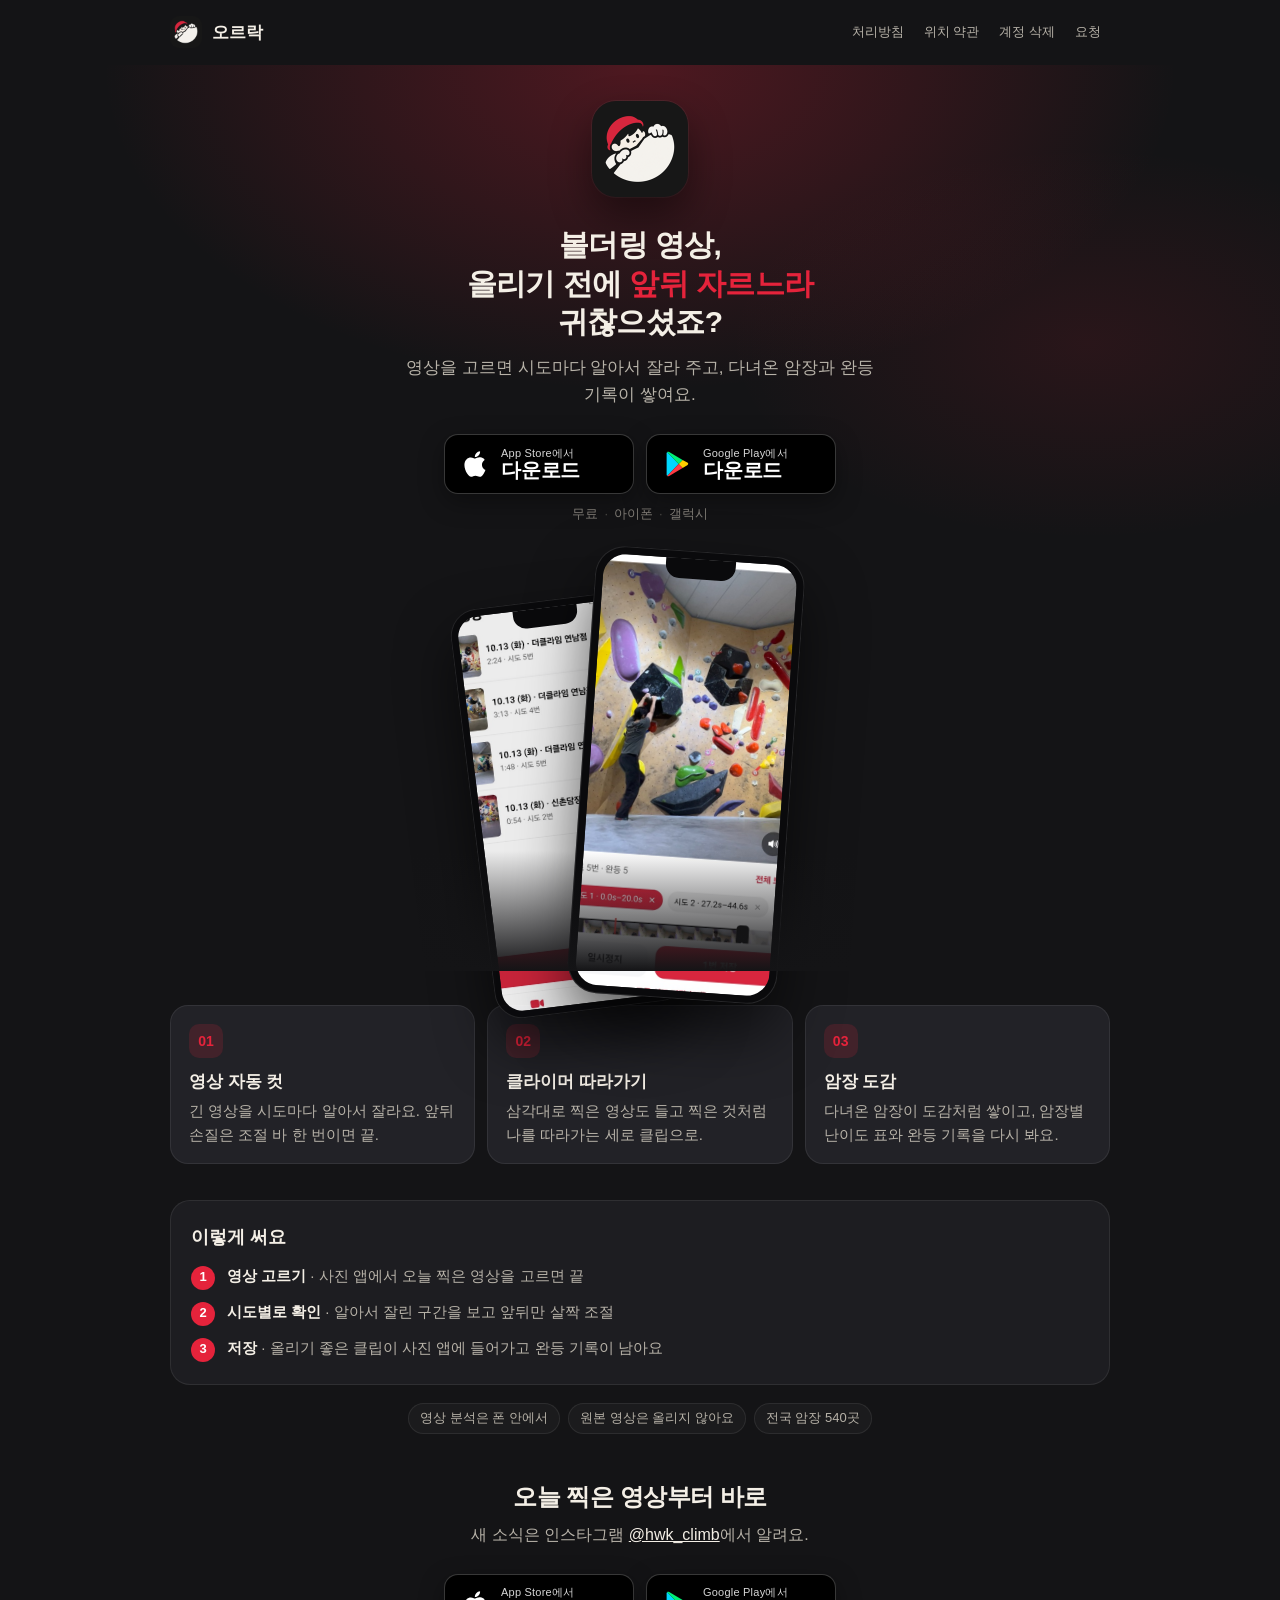
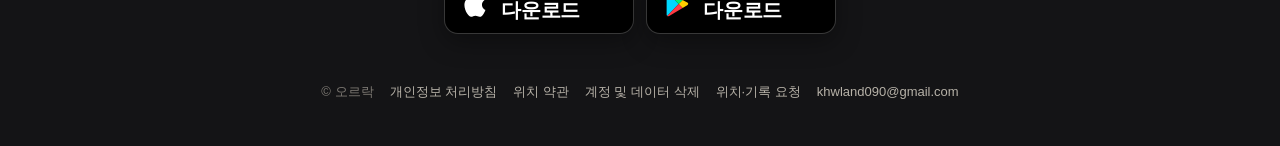
<file: oreurock/index.html>
<!doctype html>
<html lang="ko">
<head>
<meta charset="utf-8">
<meta name="viewport" content="width=device-width,initial-scale=1,viewport-fit=cover">
<title>오르락: 클라이밍 영상 자동 컷</title>
<meta name="description" content="클라이밍·볼더링 영상을 고르면 앞뒤를 잘라 주고, 다녀온 암장과 완등 기록이 쌓여요. 아이폰·갤럭시 무료.">
<meta property="og:type" content="website">
<meta property="og:site_name" content="오르락">
<meta property="og:title" content="오르락: 클라이밍 영상 자동 컷">
<meta property="og:description" content="영상은 알아서 자르고, 완등은 기록으로 남겨요. 아이폰·갤럭시 무료.">
<meta property="og:image" content="https://hyuunw00.github.io/oreurock/og.png">
<meta property="og:url" content="https://hyuunw00.github.io/oreurock/">
<meta name="twitter:card" content="summary_large_image">
<meta name="theme-color" content="#141416">
<link rel="icon" href="./favicon.png">
<link rel="stylesheet" href="./landing.css">
</head>
<body>
<header class="top"><div class="wrap">
  <a class="brand" href="./"><img src="./icon.png" alt="">오르락</a>
  <nav><a href="./privacy.html">처리방침</a><a href="./location-terms.html">위치 약관</a><a href="./delete-account.html">계정 삭제</a><a href="./request.html">요청</a></nav>
</div></header>

<main>
  <section class="hero"><div class="wrap">
    <img class="icon" src="./icon.png" alt="오르락 앱 아이콘">
    <h1>볼더링 영상,<br>올리기 전에 <em>앞뒤 자르느라</em><br>귀찮으셨죠?</h1>
    <p class="lead">영상을 고르면 시도마다 알아서 잘라 주고, 다녀온 암장과 완등 기록이 쌓여요.</p>

    <div class="stores">
      <a class="store ios" href="https://apps.apple.com/app/apple-store/id6823472513?pt=129627372&ct=web&mt=8" aria-label="App Store에서 다운로드"><svg viewBox="0 0 24 24" aria-hidden="true"><path fill="currentColor" d="M16.365 1.43c0 1.14-.493 2.27-1.177 3.08-.744.9-1.99 1.57-2.987 1.57-.12 0-.23-.02-.3-.03-.01-.06-.04-.22-.04-.39 0-1.15.572-2.27 1.206-2.98.804-.94 2.142-1.64 3.248-1.68.03.13.05.28.05.43zm4.565 15.71c-.03.07-.463 1.58-1.518 3.12-.945 1.34-1.94 2.71-3.43 2.71-1.517 0-1.9-.88-3.63-.88-1.698 0-2.302.91-3.67.91-1.377 0-2.332-1.26-3.428-2.8-1.287-1.82-2.323-4.63-2.323-7.28 0-4.28 2.797-6.55 5.552-6.55 1.448 0 2.675.95 3.6.95.865 0 2.222-1.01 3.902-1.01.613 0 2.886.06 4.374 2.19-.13.09-2.383 1.37-2.383 4.19 0 3.26 2.854 4.42 2.955 4.45z"/></svg><span><small>App Store에서</small><b>다운로드</b></span></a>
      <a class="store play" href="https://play.google.com/store/apps/details?id=com.oreurock.app&referrer=utm_source%3Dhomepage%26utm_campaign%3Dweb" aria-label="Google Play에서 다운로드"><svg viewBox="0 0 24 24" aria-hidden="true"><path fill="#00D7FE" d="M3.6 1.8 13.4 12 3.6 22.2c-.3-.3-.5-.8-.5-1.3V3.1c0-.5.2-1 .5-1.3z"/><path fill="#FFCE00" d="m16.8 15.5-3.4-3.5 3.4-3.5 4 2.3c1.1.6 1.1 1.7 0 2.3l-4 2.4z"/><path fill="#FF3A44" d="M16.8 15.5 13.4 12 3.6 22.2c.4.4 1 .4 1.7 0l11.5-6.7z"/><path fill="#00F076" d="M16.8 8.5 5.3 1.8c-.7-.4-1.3-.4-1.7 0L13.4 12l3.4-3.5z"/></svg><span><small>Google Play에서</small><b>다운로드</b></span></a>
    </div>
    <p class="free">무료<i>·</i>아이폰<i>·</i>갤럭시</p>

    <div class="shots">
      <div class="phone back"><img src="./shot-list.jpg" alt="다녀온 날짜와 암장별로 정리된 영상 목록"></div>
      <div class="phone front"><img src="./shot-trim.jpg" alt="시도별로 잘린 클라이밍 영상 편집 화면"></div>
    </div>
  </div></section>

  <section class="wrap">
    <div class="features">
      <div class="feature"><span class="k">01</span><b>영상 자동 컷</b><p>긴 영상을 시도마다 알아서 잘라요. 앞뒤 손질은 조절 바 한 번이면 끝.</p></div>
      <div class="feature"><span class="k">02</span><b>클라이머 따라가기</b><p>삼각대로 찍은 영상도 들고 찍은 것처럼 나를 따라가는 세로 클립으로.</p></div>
      <div class="feature"><span class="k">03</span><b>암장 도감</b><p>다녀온 암장이 도감처럼 쌓이고, 암장별 난이도 표와 완등 기록을 다시 봐요.</p></div>
    </div>

    <div class="how">
      <h2>이렇게 써요</h2>
      <ol>
        <li><b>1</b><span><strong>영상 고르기</strong> · 사진 앱에서 오늘 찍은 영상을 고르면 끝</span></li>
        <li><b>2</b><span><strong>시도별로 확인</strong> · 알아서 잘린 구간을 보고 앞뒤만 살짝 조절</span></li>
        <li><b>3</b><span><strong>저장</strong> · 올리기 좋은 클립이 사진 앱에 들어가고 완등 기록이 남아요</span></li>
      </ol>
    </div>

    <div class="trust">
      <span>영상 분석은 폰 안에서</span>
      <span>원본 영상은 올리지 않아요</span>
      <span>전국 암장 540곳</span>
    </div>

    <div class="cta">
      <h2>오늘 찍은 영상부터 바로</h2>
      <p>새 소식은 인스타그램 <a href="https://www.instagram.com/hwk_climb/" style="color:var(--text);text-decoration:underline">@hwk_climb</a>에서 알려요.</p>
      <div class="stores">
      <a class="store ios" href="https://apps.apple.com/app/apple-store/id6823472513?pt=129627372&ct=web&mt=8" aria-label="App Store에서 다운로드"><svg viewBox="0 0 24 24" aria-hidden="true"><path fill="currentColor" d="M16.365 1.43c0 1.14-.493 2.27-1.177 3.08-.744.9-1.99 1.57-2.987 1.57-.12 0-.23-.02-.3-.03-.01-.06-.04-.22-.04-.39 0-1.15.572-2.27 1.206-2.98.804-.94 2.142-1.64 3.248-1.68.03.13.05.28.05.43zm4.565 15.71c-.03.07-.463 1.58-1.518 3.12-.945 1.34-1.94 2.71-3.43 2.71-1.517 0-1.9-.88-3.63-.88-1.698 0-2.302.91-3.67.91-1.377 0-2.332-1.26-3.428-2.8-1.287-1.82-2.323-4.63-2.323-7.28 0-4.28 2.797-6.55 5.552-6.55 1.448 0 2.675.95 3.6.95.865 0 2.222-1.01 3.902-1.01.613 0 2.886.06 4.374 2.19-.13.09-2.383 1.37-2.383 4.19 0 3.26 2.854 4.42 2.955 4.45z"/></svg><span><small>App Store에서</small><b>다운로드</b></span></a>
      <a class="store play" href="https://play.google.com/store/apps/details?id=com.oreurock.app&referrer=utm_source%3Dhomepage%26utm_campaign%3Dweb" aria-label="Google Play에서 다운로드"><svg viewBox="0 0 24 24" aria-hidden="true"><path fill="#00D7FE" d="M3.6 1.8 13.4 12 3.6 22.2c-.3-.3-.5-.8-.5-1.3V3.1c0-.5.2-1 .5-1.3z"/><path fill="#FFCE00" d="m16.8 15.5-3.4-3.5 3.4-3.5 4 2.3c1.1.6 1.1 1.7 0 2.3l-4 2.4z"/><path fill="#FF3A44" d="M16.8 15.5 13.4 12 3.6 22.2c.4.4 1 .4 1.7 0l11.5-6.7z"/><path fill="#00F076" d="M16.8 8.5 5.3 1.8c-.7-.4-1.3-.4-1.7 0L13.4 12l3.4-3.5z"/></svg><span><small>Google Play에서</small><b>다운로드</b></span></a>
    </div>
    </div>
  </section>
</main>

<footer><div class="wrap">
  <span>© 오르락</span>
  <a href="./privacy.html">개인정보 처리방침</a>
  <a href="./location-terms.html">위치 약관</a>
  <a href="./delete-account.html">계정 및 데이터 삭제</a>
  <a href="./request.html">위치·기록 요청</a>
  <a href="mailto:khwland090@gmail.com">khwland090@gmail.com</a>
</div></footer>
</body>
</html>
</file>
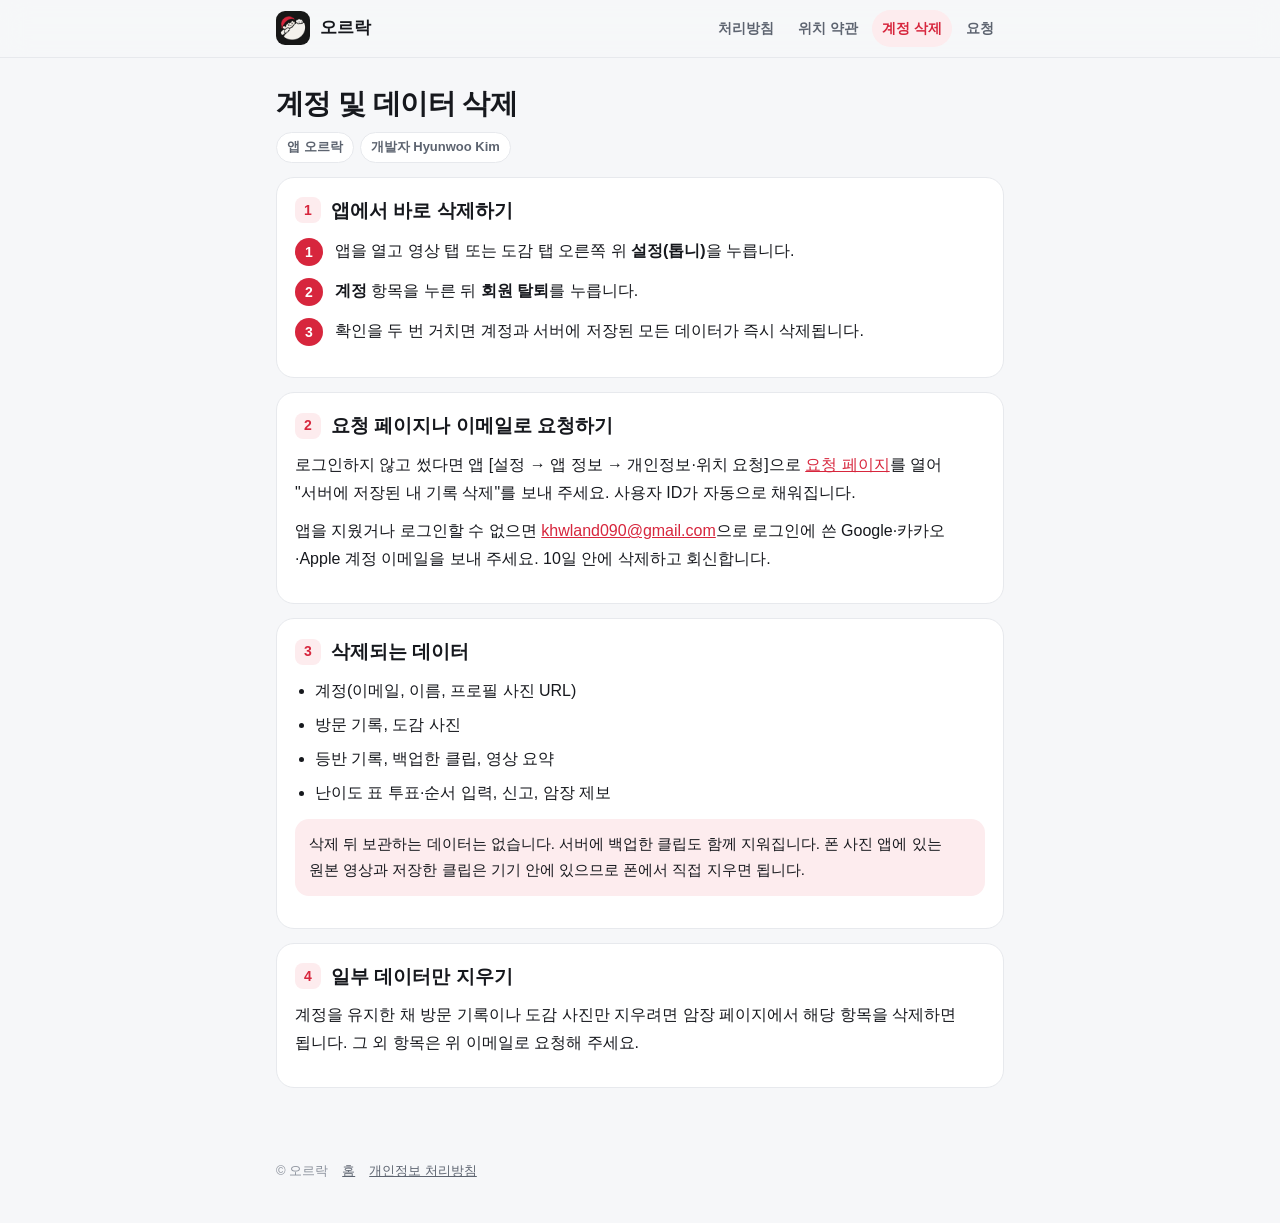
<file: oreurock/delete-account.html>
<!doctype html>
<html lang="ko">
<head>
<meta charset="utf-8">
<meta name="viewport" content="width=device-width,initial-scale=1">
<title>오르락 계정 및 데이터 삭제</title>
<link rel="icon" href="./favicon.png">
<link rel="stylesheet" href="./style.css">
</head>
<body>
<header class="top"><div class="top-in">
  <a class="brand" href="./"><img src="./icon.png" alt="">오르락</a>
  <nav><a href="./privacy.html">처리방침</a><a href="./location-terms.html">위치 약관</a><a href="./delete-account.html" aria-current="page">계정 삭제</a><a href="./request.html">요청</a></nav>
</div></header>

<main>
  <div class="title">
    <h1>계정 및 데이터 삭제</h1>
    <div class="chips"><span class="chip">앱 오르락</span><span class="chip">개발자 Hyunwoo Kim</span></div>
  </div>

  <section>
    <h2><span class="n">1</span>앱에서 바로 삭제하기</h2>
    <ol class="steps">
      <li>앱을 열고 영상 탭 또는 도감 탭 오른쪽 위 <b>설정(톱니)</b>을 누릅니다.</li>
      <li><b>계정</b> 항목을 누른 뒤 <b>회원 탈퇴</b>를 누릅니다.</li>
      <li>확인을 두 번 거치면 계정과 서버에 저장된 모든 데이터가 즉시 삭제됩니다.</li>
    </ol>
  </section>

  <section>
    <h2><span class="n">2</span>요청 페이지나 이메일로 요청하기</h2>
    <p>로그인하지 않고 썼다면 앱 [설정 → 앱 정보 → 개인정보·위치 요청]으로 <a href="./request.html">요청 페이지</a>를 열어 "서버에 저장된 내 기록 삭제"를 보내 주세요. 사용자 ID가 자동으로 채워집니다.</p>
    <p>앱을 지웠거나 로그인할 수 없으면 <a href="mailto:khwland090@gmail.com?subject=오르락 계정 삭제 요청">khwland090@gmail.com</a>으로 로그인에 쓴 Google·카카오·Apple 계정 이메일을 보내 주세요. 10일 안에 삭제하고 회신합니다.</p>
  </section>

  <section>
    <h2><span class="n">3</span>삭제되는 데이터</h2>
    <ul>
      <li>계정(이메일, 이름, 프로필 사진 URL)</li>
      <li>방문 기록, 도감 사진</li>
      <li>등반 기록, 백업한 클립, 영상 요약</li>
      <li>난이도 표 투표·순서 입력, 신고, 암장 제보</li>
    </ul>
    <div class="callout">삭제 뒤 보관하는 데이터는 없습니다. 서버에 백업한 클립도 함께 지워집니다. 폰 사진 앱에 있는 원본 영상과 저장한 클립은 기기 안에 있으므로 폰에서 직접 지우면 됩니다.</div>
  </section>

  <section>
    <h2><span class="n">4</span>일부 데이터만 지우기</h2>
    <p>계정을 유지한 채 방문 기록이나 도감 사진만 지우려면 암장 페이지에서 해당 항목을 삭제하면 됩니다. 그 외 항목은 위 이메일로 요청해 주세요.</p>
  </section>
</main>

<footer><span>© 오르락</span><a href="./">홈</a><a href="./privacy.html">개인정보 처리방침</a></footer>
</body>
</html>
</file>
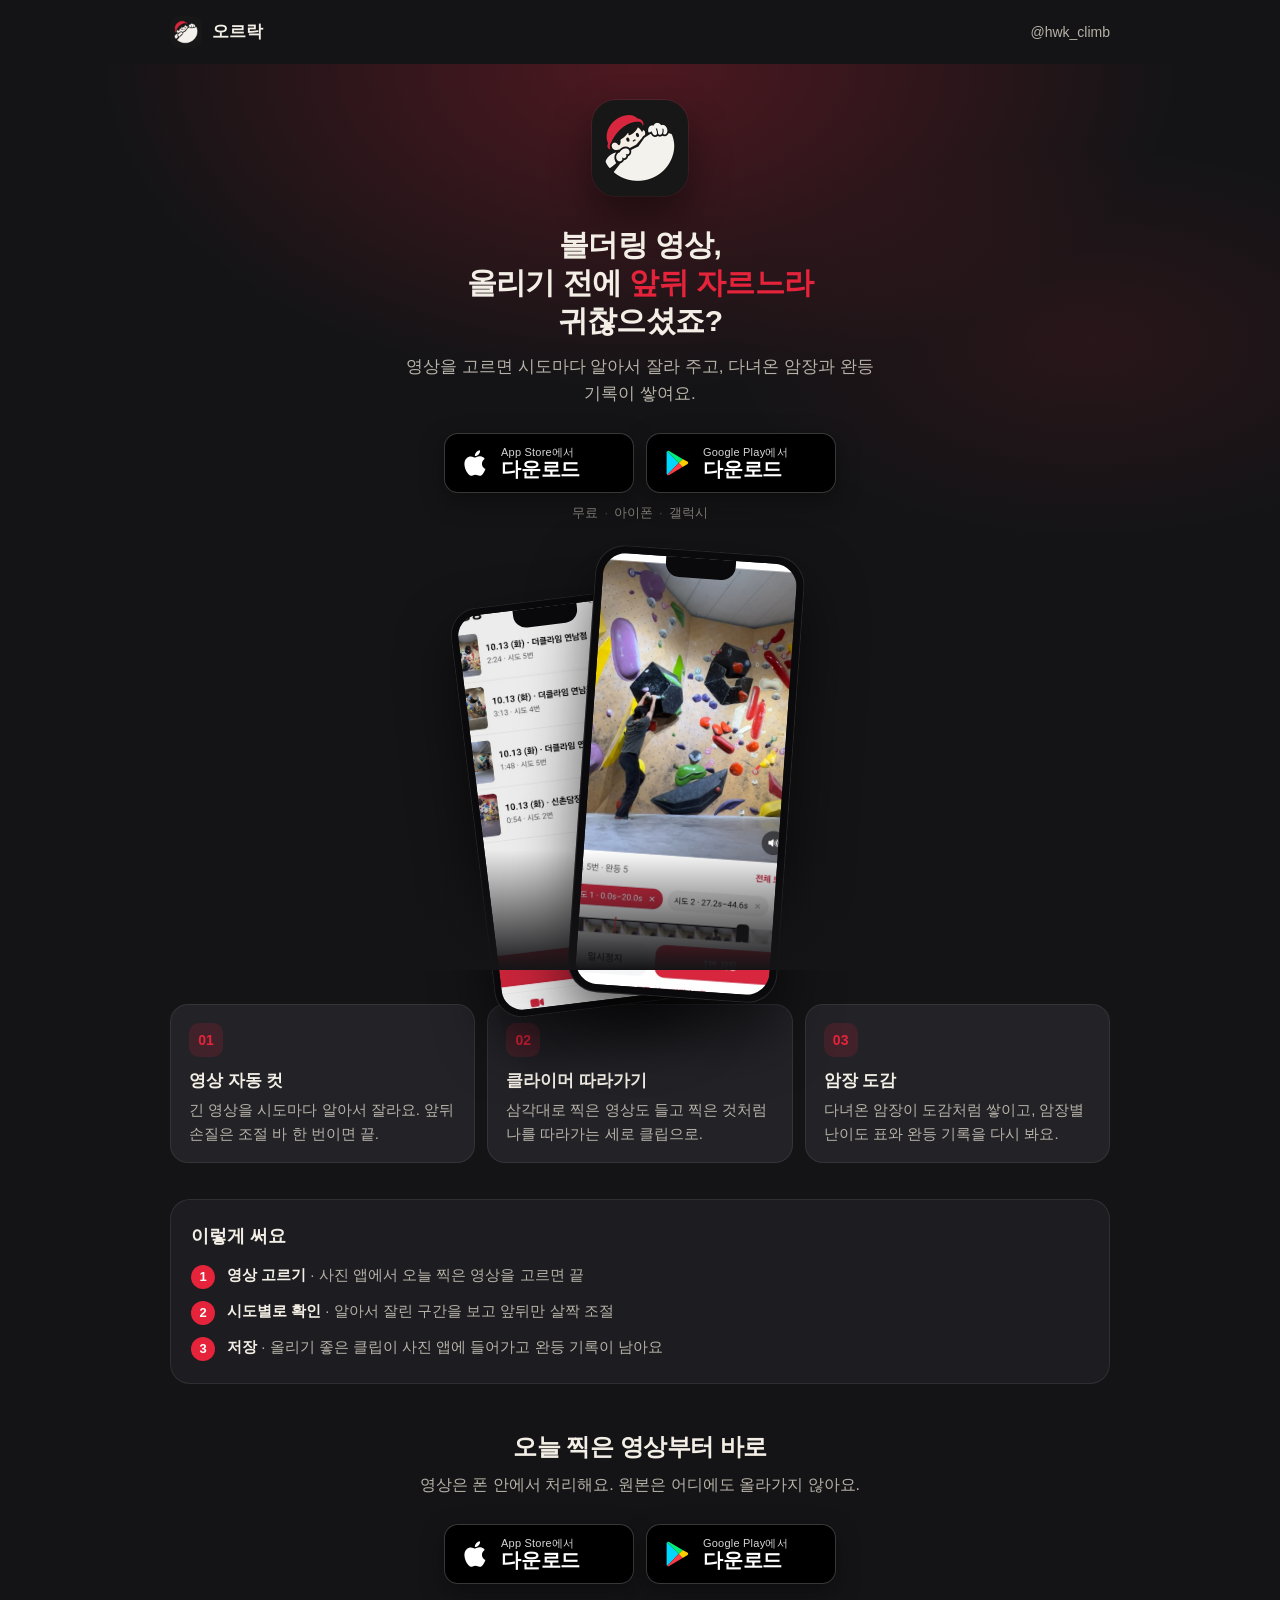
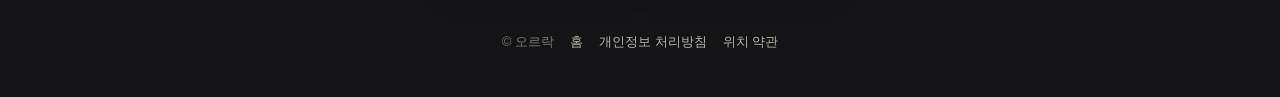
<file: oreurock/ig.html>
<!doctype html>
<html lang="ko">
<head>
<meta charset="utf-8">
<meta name="viewport" content="width=device-width,initial-scale=1,viewport-fit=cover">
<meta name="robots" content="noindex">
<title>오르락: 클라이밍 영상 자동 컷</title>
<meta name="description" content="클라이밍·볼더링 영상을 고르면 앞뒤를 잘라 주고, 다녀온 암장과 완등 기록이 쌓여요.">
<meta property="og:type" content="website">
<meta property="og:site_name" content="오르락">
<meta property="og:title" content="오르락: 클라이밍 영상 자동 컷">
<meta property="og:description" content="영상은 알아서 자르고, 완등은 기록으로 남겨요. 아이폰·갤럭시 무료.">
<meta property="og:image" content="https://hyuunw00.github.io/oreurock/og.png">
<meta property="og:url" content="https://hyuunw00.github.io/oreurock/ig">
<meta name="twitter:card" content="summary_large_image">
<meta name="theme-color" content="#141416">
<link rel="icon" href="./favicon.png">
<script>
(function () {
  var c = (new URLSearchParams(location.search).get('c') || '').toLowerCase();
  var campaign = /^[a-z0-9_]{1,20}$/.test(c) ? 'ig_' + c : 'ig_bio';
  var ios = 'https://apps.apple.com/app/apple-store/id6823472513?pt=129627372&ct=' + campaign + '&mt=8';
  var android = 'https://play.google.com/store/apps/details?id=com.oreurock.app&referrer=' + encodeURIComponent('utm_source=instagram&utm_campaign=' + campaign);
  var ua = navigator.userAgent || '';
  var to = /iPhone|iPad|iPod/.test(ua) ? ios : /Android/.test(ua) ? android : null;
  if (to) { location.replace(to); return; }
  document.addEventListener('DOMContentLoaded', function () {
    document.querySelectorAll('a.store.ios').forEach(function (a) { a.href = ios; });
    document.querySelectorAll('a.store.play').forEach(function (a) { a.href = android; });
  });
})();
</script>
<link rel="stylesheet" href="./landing.css">
</head>
<body>
<header class="top"><div class="wrap">
  <a class="brand" href="./"><img src="./icon.png" alt="">오르락</a>
  <a class="insta" href="https://www.instagram.com/hwk_climb/">@hwk_climb</a>
</div></header>

<main>
  <section class="hero"><div class="wrap">
    <img class="icon" src="./icon.png" alt="오르락 앱 아이콘">
    <h1>볼더링 영상,<br>올리기 전에 <em>앞뒤 자르느라</em><br>귀찮으셨죠?</h1>
    <p class="lead">영상을 고르면 시도마다 알아서 잘라 주고, 다녀온 암장과 완등 기록이 쌓여요.</p>

    <div class="stores">
      <a class="store ios" href="https://apps.apple.com/app/apple-store/id6823472513?pt=129627372&ct=ig_bio&mt=8" aria-label="App Store에서 다운로드">
        <svg viewBox="0 0 24 24" aria-hidden="true"><path fill="currentColor" d="M16.365 1.43c0 1.14-.493 2.27-1.177 3.08-.744.9-1.99 1.57-2.987 1.57-.12 0-.23-.02-.3-.03-.01-.06-.04-.22-.04-.39 0-1.15.572-2.27 1.206-2.98.804-.94 2.142-1.64 3.248-1.68.03.13.05.28.05.43zm4.565 15.71c-.03.07-.463 1.58-1.518 3.12-.945 1.34-1.94 2.71-3.43 2.71-1.517 0-1.9-.88-3.63-.88-1.698 0-2.302.91-3.67.91-1.377 0-2.332-1.26-3.428-2.8-1.287-1.82-2.323-4.63-2.323-7.28 0-4.28 2.797-6.55 5.552-6.55 1.448 0 2.675.95 3.6.95.865 0 2.222-1.01 3.902-1.01.613 0 2.886.06 4.374 2.19-.13.09-2.383 1.37-2.383 4.19 0 3.26 2.854 4.42 2.955 4.45z"/></svg>
        <span><small>App Store에서</small><b>다운로드</b></span>
      </a>
      <a class="store play" href="https://play.google.com/store/apps/details?id=com.oreurock.app&referrer=utm_source%3Dinstagram%26utm_campaign%3Dig_bio" aria-label="Google Play에서 다운로드">
        <svg viewBox="0 0 24 24" aria-hidden="true"><path fill="#00D7FE" d="M3.6 1.8 13.4 12 3.6 22.2c-.3-.3-.5-.8-.5-1.3V3.1c0-.5.2-1 .5-1.3z"/><path fill="#FFCE00" d="m16.8 15.5-3.4-3.5 3.4-3.5 4 2.3c1.1.6 1.1 1.7 0 2.3l-4 2.4z"/><path fill="#FF3A44" d="M16.8 15.5 13.4 12 3.6 22.2c.4.4 1 .4 1.7 0l11.5-6.7z"/><path fill="#00F076" d="M16.8 8.5 5.3 1.8c-.7-.4-1.3-.4-1.7 0L13.4 12l3.4-3.5z"/></svg>
        <span><small>Google Play에서</small><b>다운로드</b></span>
      </a>
    </div>
    <p class="free">무료<i>·</i>아이폰<i>·</i>갤럭시</p>

    <div class="shots">
      <div class="phone back"><img src="./shot-list.jpg" alt="다녀온 날짜와 암장별로 정리된 영상 목록"></div>
      <div class="phone front"><img src="./shot-trim.jpg" alt="시도별로 잘린 클라이밍 영상 편집 화면"></div>
    </div>
  </div></section>

  <section class="wrap">
    <div class="features">
      <div class="feature"><span class="k">01</span><b>영상 자동 컷</b><p>긴 영상을 시도마다 알아서 잘라요. 앞뒤 손질은 조절 바 한 번이면 끝.</p></div>
      <div class="feature"><span class="k">02</span><b>클라이머 따라가기</b><p>삼각대로 찍은 영상도 들고 찍은 것처럼 나를 따라가는 세로 클립으로.</p></div>
      <div class="feature"><span class="k">03</span><b>암장 도감</b><p>다녀온 암장이 도감처럼 쌓이고, 암장별 난이도 표와 완등 기록을 다시 봐요.</p></div>
    </div>

    <div class="how">
      <h2>이렇게 써요</h2>
      <ol>
        <li><b>1</b><span><strong>영상 고르기</strong> · 사진 앱에서 오늘 찍은 영상을 고르면 끝</span></li>
        <li><b>2</b><span><strong>시도별로 확인</strong> · 알아서 잘린 구간을 보고 앞뒤만 살짝 조절</span></li>
        <li><b>3</b><span><strong>저장</strong> · 올리기 좋은 클립이 사진 앱에 들어가고 완등 기록이 남아요</span></li>
      </ol>
    </div>

    <div class="cta">
      <h2>오늘 찍은 영상부터 바로</h2>
      <p>영상은 폰 안에서 처리해요. 원본은 어디에도 올라가지 않아요.</p>
      <div class="stores">
        <a class="store ios" href="https://apps.apple.com/app/apple-store/id6823472513?pt=129627372&ct=ig_bio&mt=8" aria-label="App Store에서 다운로드">
          <svg viewBox="0 0 24 24" aria-hidden="true"><path fill="currentColor" d="M16.365 1.43c0 1.14-.493 2.27-1.177 3.08-.744.9-1.99 1.57-2.987 1.57-.12 0-.23-.02-.3-.03-.01-.06-.04-.22-.04-.39 0-1.15.572-2.27 1.206-2.98.804-.94 2.142-1.64 3.248-1.68.03.13.05.28.05.43zm4.565 15.71c-.03.07-.463 1.58-1.518 3.12-.945 1.34-1.94 2.71-3.43 2.71-1.517 0-1.9-.88-3.63-.88-1.698 0-2.302.91-3.67.91-1.377 0-2.332-1.26-3.428-2.8-1.287-1.82-2.323-4.63-2.323-7.28 0-4.28 2.797-6.55 5.552-6.55 1.448 0 2.675.95 3.6.95.865 0 2.222-1.01 3.902-1.01.613 0 2.886.06 4.374 2.19-.13.09-2.383 1.37-2.383 4.19 0 3.26 2.854 4.42 2.955 4.45z"/></svg>
          <span><small>App Store에서</small><b>다운로드</b></span>
        </a>
        <a class="store play" href="https://play.google.com/store/apps/details?id=com.oreurock.app&referrer=utm_source%3Dinstagram%26utm_campaign%3Dig_bio" aria-label="Google Play에서 다운로드">
          <svg viewBox="0 0 24 24" aria-hidden="true"><path fill="#00D7FE" d="M3.6 1.8 13.4 12 3.6 22.2c-.3-.3-.5-.8-.5-1.3V3.1c0-.5.2-1 .5-1.3z"/><path fill="#FFCE00" d="m16.8 15.5-3.4-3.5 3.4-3.5 4 2.3c1.1.6 1.1 1.7 0 2.3l-4 2.4z"/><path fill="#FF3A44" d="M16.8 15.5 13.4 12 3.6 22.2c.4.4 1 .4 1.7 0l11.5-6.7z"/><path fill="#00F076" d="M16.8 8.5 5.3 1.8c-.7-.4-1.3-.4-1.7 0L13.4 12l3.4-3.5z"/></svg>
          <span><small>Google Play에서</small><b>다운로드</b></span>
        </a>
      </div>
    </div>
  </section>
</main>

<footer><div class="wrap">
  <span>© 오르락</span>
  <a href="./">홈</a>
  <a href="./privacy.html">개인정보 처리방침</a>
  <a href="./location-terms.html">위치 약관</a>
</div></footer>
</body>
</html>
</file>
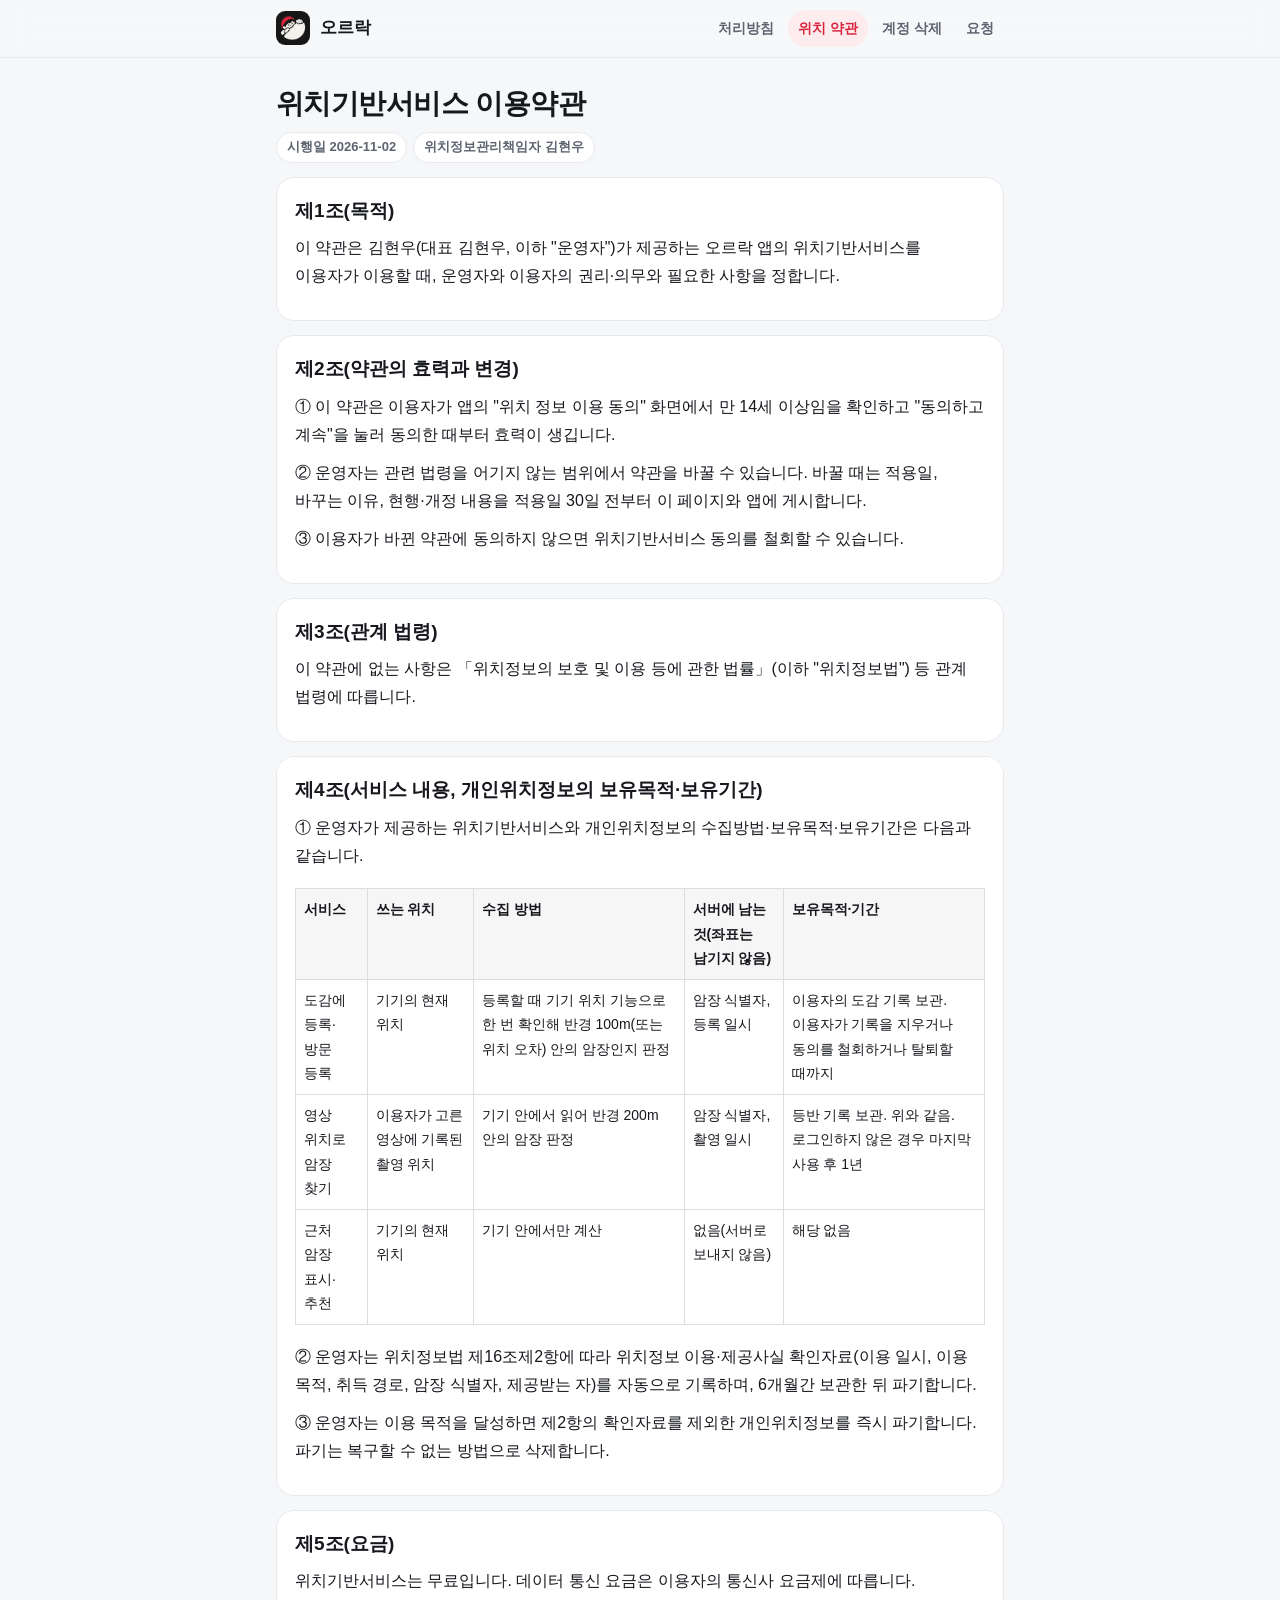
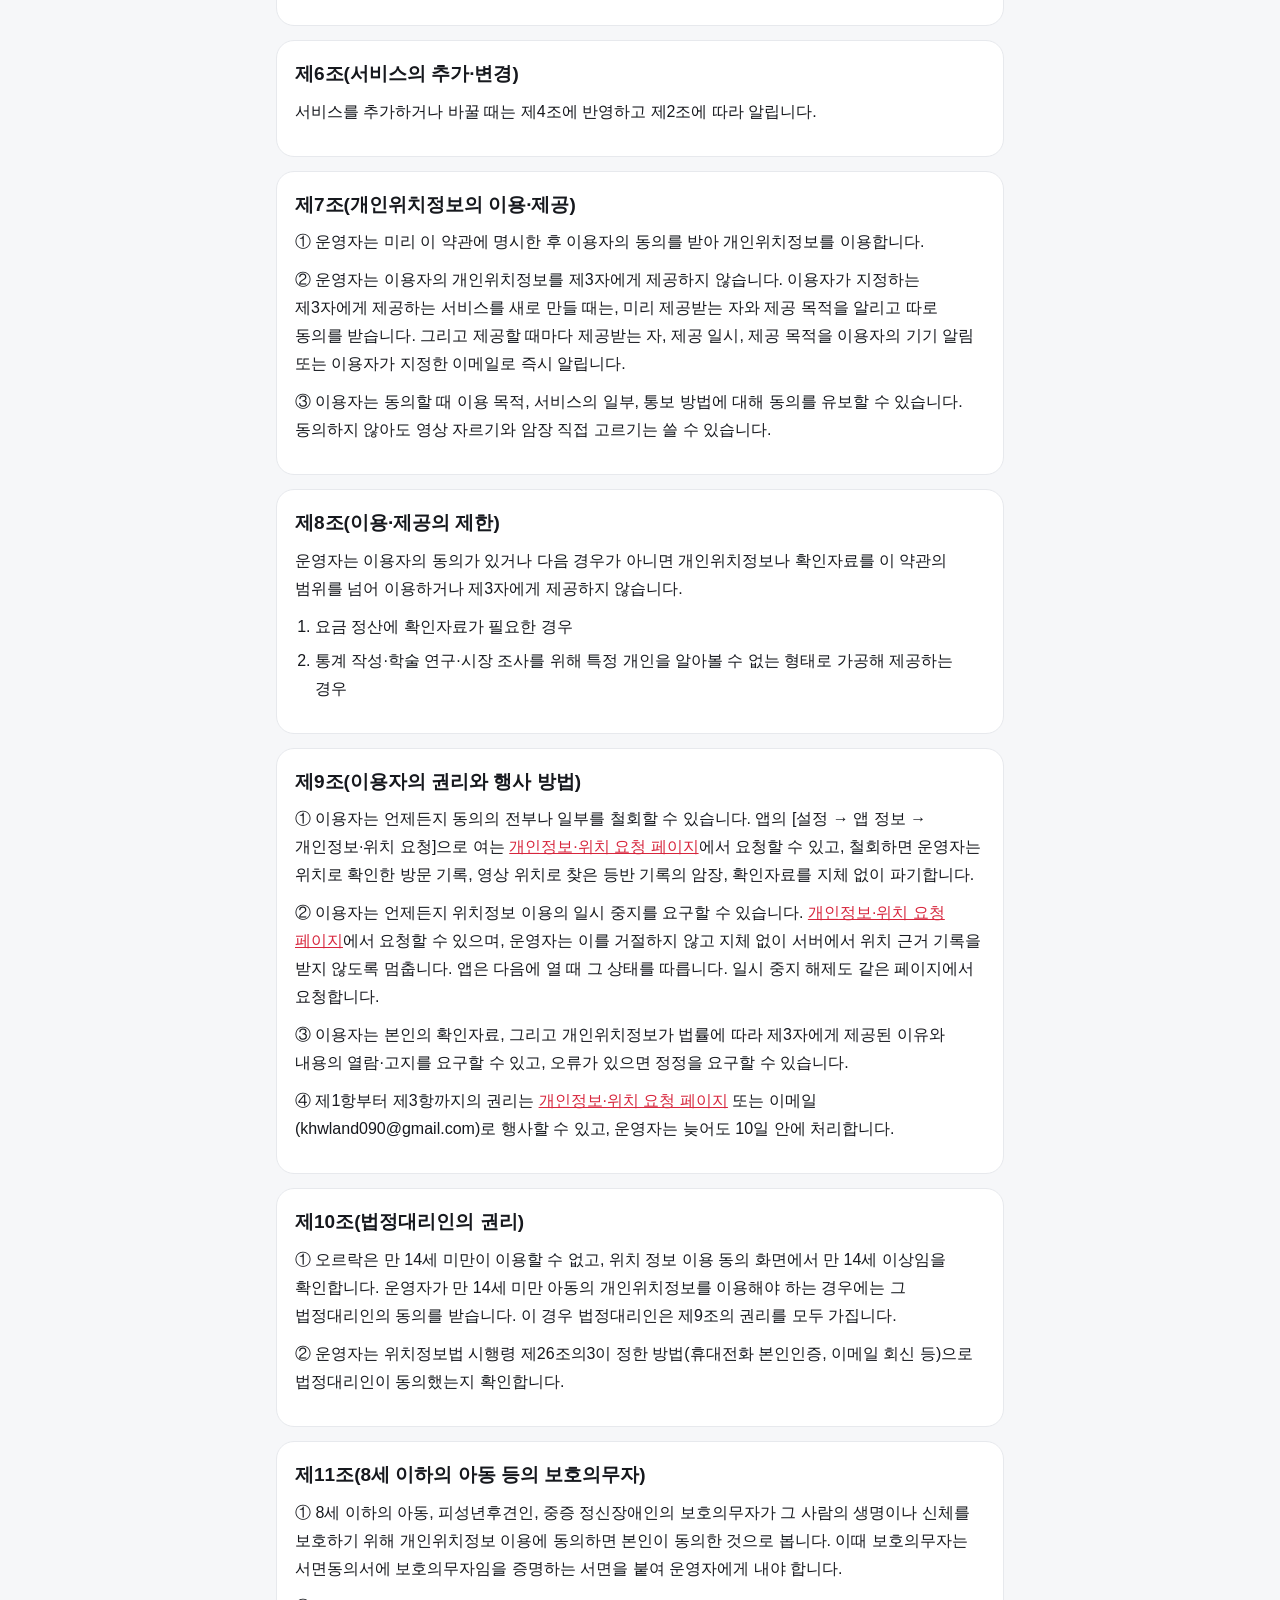
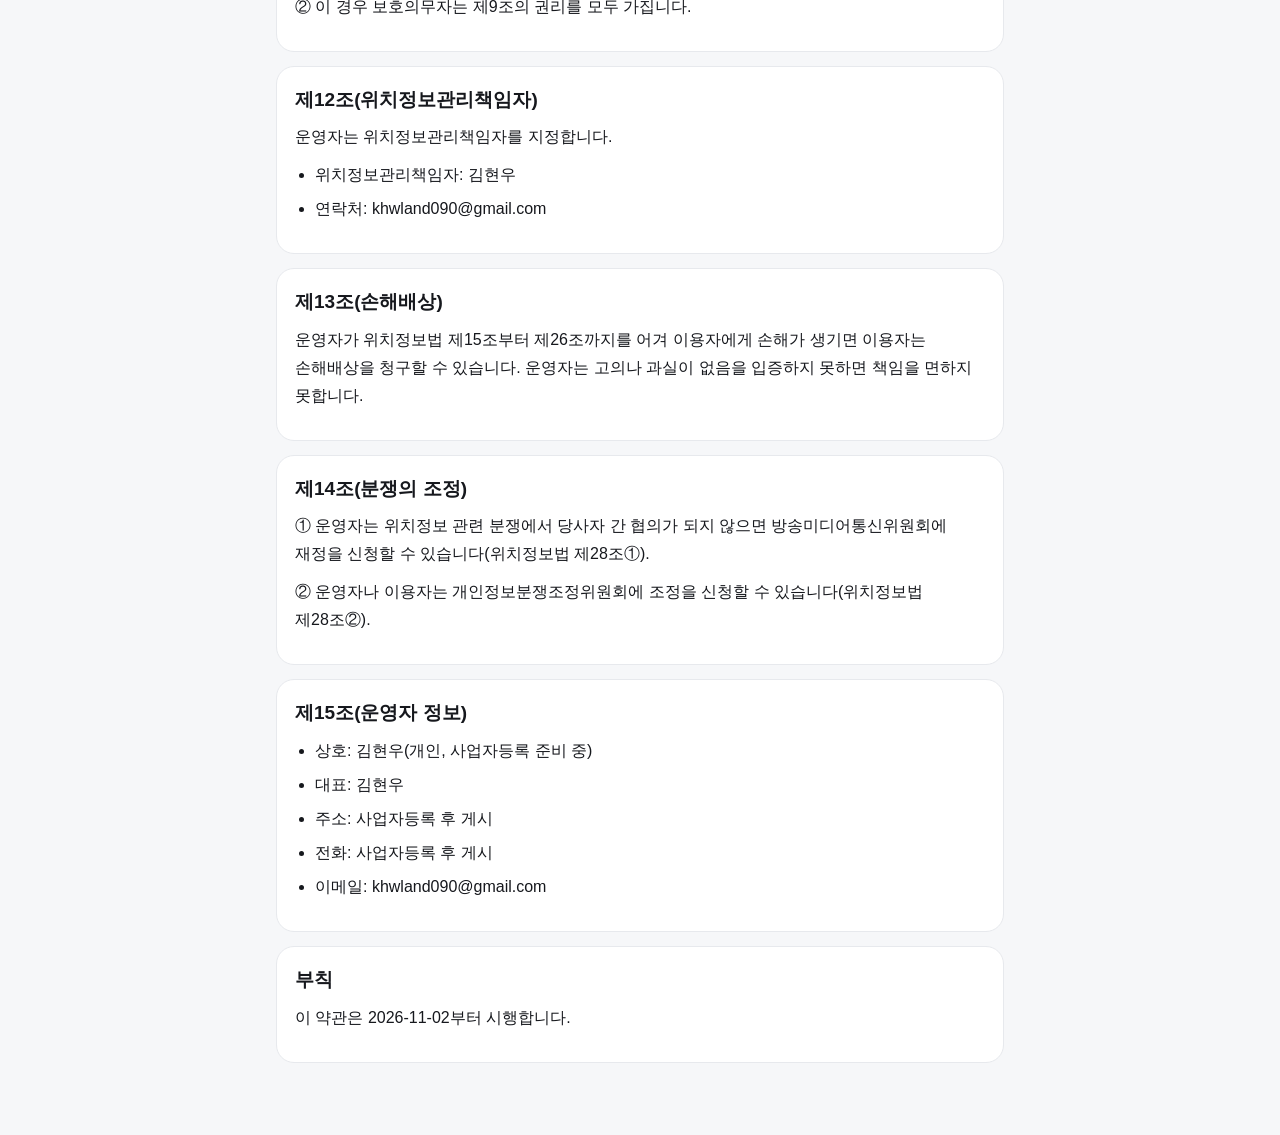
<file: oreurock/location-terms.html>
<!doctype html>
<html lang="ko">
<head>
<meta charset="utf-8">
<meta name="viewport" content="width=device-width,initial-scale=1">
<title>오르락 위치기반서비스 이용약관</title>
<link rel="icon" href="./favicon.png">
<link rel="stylesheet" href="./style.css">
<style>.tablewrap{overflow-x:auto}table{border-collapse:collapse;width:100%;font-size:14px;margin:8px 0}th,td{border:1px solid #ddd;padding:8px;text-align:left;vertical-align:top}th{background:#f6f6f6}@media (prefers-color-scheme:dark){th{background:#222}th,td{border-color:#444}}</style>
</head>
<body>
<header class="top"><div class="top-in">
  <a class="brand" href="./"><img src="./icon.png" alt="">오르락</a>
  <nav><a href="./privacy.html">처리방침</a><a href="./location-terms.html" aria-current="page">위치 약관</a><a href="./delete-account.html">계정 삭제</a><a href="./request.html">요청</a></nav>
</div></header>

<main>
  <div class="title">
    <h1>위치기반서비스 이용약관</h1>
    <div class="chips"><span class="chip">시행일 2026-11-02</span><span class="chip">위치정보관리책임자 김현우</span></div>
  </div>
<section id="a1">
<h2>제1조(목적)</h2>
<p>이 약관은 김현우(대표 김현우, 이하 &quot;운영자&quot;)가 제공하는 오르락 앱의 위치기반서비스를 이용자가 이용할 때, 운영자와 이용자의 권리·의무와 필요한 사항을 정합니다.</p>
</section>
<section id="a2">
<h2>제2조(약관의 효력과 변경)</h2>
<p>① 이 약관은 이용자가 앱의 &quot;위치 정보 이용 동의&quot; 화면에서 만 14세 이상임을 확인하고 &quot;동의하고 계속&quot;을 눌러 동의한 때부터 효력이 생깁니다.</p>
<p>② 운영자는 관련 법령을 어기지 않는 범위에서 약관을 바꿀 수 있습니다. 바꿀 때는 적용일, 바꾸는 이유, 현행·개정 내용을 적용일 30일 전부터 이 페이지와 앱에 게시합니다.</p>
<p>③ 이용자가 바뀐 약관에 동의하지 않으면 위치기반서비스 동의를 철회할 수 있습니다.</p>
</section>
<section id="a3">
<h2>제3조(관계 법령)</h2>
<p>이 약관에 없는 사항은 「위치정보의 보호 및 이용 등에 관한 법률」(이하 &quot;위치정보법&quot;) 등 관계 법령에 따릅니다.</p>
</section>
<section id="a4">
<h2>제4조(서비스 내용, 개인위치정보의 보유목적·보유기간)</h2>
<p>① 운영자가 제공하는 위치기반서비스와 개인위치정보의 수집방법·보유목적·보유기간은 다음과 같습니다.</p>
<div class="tablewrap"><table><thead><tr><th>서비스</th><th>쓰는 위치</th><th>수집 방법</th><th>서버에 남는 것(좌표는 남기지 않음)</th><th>보유목적·기간</th></tr></thead><tbody><tr><td>도감에 등록·방문 등록</td><td>기기의 현재 위치</td><td>등록할 때 기기 위치 기능으로 한 번 확인해 반경 100m(또는 위치 오차) 안의 암장인지 판정</td><td>암장 식별자, 등록 일시</td><td>이용자의 도감 기록 보관. 이용자가 기록을 지우거나 동의를 철회하거나 탈퇴할 때까지</td></tr><tr><td>영상 위치로 암장 찾기</td><td>이용자가 고른 영상에 기록된 촬영 위치</td><td>기기 안에서 읽어 반경 200m 안의 암장 판정</td><td>암장 식별자, 촬영 일시</td><td>등반 기록 보관. 위와 같음. 로그인하지 않은 경우 마지막 사용 후 1년</td></tr><tr><td>근처 암장 표시·추천</td><td>기기의 현재 위치</td><td>기기 안에서만 계산</td><td>없음(서버로 보내지 않음)</td><td>해당 없음</td></tr></tbody></table></div>
<p>② 운영자는 위치정보법 제16조제2항에 따라 위치정보 이용·제공사실 확인자료(이용 일시, 이용 목적, 취득 경로, 암장 식별자, 제공받는 자)를 자동으로 기록하며, 6개월간 보관한 뒤 파기합니다.</p>
<p>③ 운영자는 이용 목적을 달성하면 제2항의 확인자료를 제외한 개인위치정보를 즉시 파기합니다. 파기는 복구할 수 없는 방법으로 삭제합니다.</p>
</section>
<section id="a5">
<h2>제5조(요금)</h2>
<p>위치기반서비스는 무료입니다. 데이터 통신 요금은 이용자의 통신사 요금제에 따릅니다.</p>
</section>
<section id="a6">
<h2>제6조(서비스의 추가·변경)</h2>
<p>서비스를 추가하거나 바꿀 때는 제4조에 반영하고 제2조에 따라 알립니다.</p>
</section>
<section id="a7">
<h2>제7조(개인위치정보의 이용·제공)</h2>
<p>① 운영자는 미리 이 약관에 명시한 후 이용자의 동의를 받아 개인위치정보를 이용합니다.</p>
<p>② 운영자는 이용자의 개인위치정보를 제3자에게 제공하지 않습니다. 이용자가 지정하는 제3자에게 제공하는 서비스를 새로 만들 때는, 미리 제공받는 자와 제공 목적을 알리고 따로 동의를 받습니다. 그리고 제공할 때마다 제공받는 자, 제공 일시, 제공 목적을 이용자의 기기 알림 또는 이용자가 지정한 이메일로 즉시 알립니다.</p>
<p>③ 이용자는 동의할 때 이용 목적, 서비스의 일부, 통보 방법에 대해 동의를 유보할 수 있습니다. 동의하지 않아도 영상 자르기와 암장 직접 고르기는 쓸 수 있습니다.</p>
</section>
<section id="a8">
<h2>제8조(이용·제공의 제한)</h2>
<p>운영자는 이용자의 동의가 있거나 다음 경우가 아니면 개인위치정보나 확인자료를 이 약관의 범위를 넘어 이용하거나 제3자에게 제공하지 않습니다.</p>
<ol><li>요금 정산에 확인자료가 필요한 경우</li><li>통계 작성·학술 연구·시장 조사를 위해 특정 개인을 알아볼 수 없는 형태로 가공해 제공하는 경우</li></ol>
</section>
<section id="a9">
<h2>제9조(이용자의 권리와 행사 방법)</h2>
<p>① 이용자는 언제든지 동의의 전부나 일부를 철회할 수 있습니다. 앱의 [설정 → 앱 정보 → 개인정보·위치 요청]으로 여는 <a href="./request.html">개인정보·위치 요청 페이지</a>에서 요청할 수 있고, 철회하면 운영자는 위치로 확인한 방문 기록, 영상 위치로 찾은 등반 기록의 암장, 확인자료를 지체 없이 파기합니다.</p>
<p>② 이용자는 언제든지 위치정보 이용의 일시 중지를 요구할 수 있습니다. <a href="./request.html">개인정보·위치 요청 페이지</a>에서 요청할 수 있으며, 운영자는 이를 거절하지 않고 지체 없이 서버에서 위치 근거 기록을 받지 않도록 멈춥니다. 앱은 다음에 열 때 그 상태를 따릅니다. 일시 중지 해제도 같은 페이지에서 요청합니다.</p>
<p>③ 이용자는 본인의 확인자료, 그리고 개인위치정보가 법률에 따라 제3자에게 제공된 이유와 내용의 열람·고지를 요구할 수 있고, 오류가 있으면 정정을 요구할 수 있습니다.</p>
<p>④ 제1항부터 제3항까지의 권리는 <a href="./request.html">개인정보·위치 요청 페이지</a> 또는 이메일(khwland090@gmail.com)로 행사할 수 있고, 운영자는 늦어도 10일 안에 처리합니다.</p>
</section>
<section id="a10">
<h2>제10조(법정대리인의 권리)</h2>
<p>① 오르락은 만 14세 미만이 이용할 수 없고, 위치 정보 이용 동의 화면에서 만 14세 이상임을 확인합니다. 운영자가 만 14세 미만 아동의 개인위치정보를 이용해야 하는 경우에는 그 법정대리인의 동의를 받습니다. 이 경우 법정대리인은 제9조의 권리를 모두 가집니다.</p>
<p>② 운영자는 위치정보법 시행령 제26조의3이 정한 방법(휴대전화 본인인증, 이메일 회신 등)으로 법정대리인이 동의했는지 확인합니다.</p>
</section>
<section id="a11">
<h2>제11조(8세 이하의 아동 등의 보호의무자)</h2>
<p>① 8세 이하의 아동, 피성년후견인, 중증 정신장애인의 보호의무자가 그 사람의 생명이나 신체를 보호하기 위해 개인위치정보 이용에 동의하면 본인이 동의한 것으로 봅니다. 이때 보호의무자는 서면동의서에 보호의무자임을 증명하는 서면을 붙여 운영자에게 내야 합니다.</p>
<p>② 이 경우 보호의무자는 제9조의 권리를 모두 가집니다.</p>
</section>
<section id="a12">
<h2>제12조(위치정보관리책임자)</h2>
<p>운영자는 위치정보관리책임자를 지정합니다.</p>
<ul><li>위치정보관리책임자: 김현우</li><li>연락처: khwland090@gmail.com</li></ul>
</section>
<section id="a13">
<h2>제13조(손해배상)</h2>
<p>운영자가 위치정보법 제15조부터 제26조까지를 어겨 이용자에게 손해가 생기면 이용자는 손해배상을 청구할 수 있습니다. 운영자는 고의나 과실이 없음을 입증하지 못하면 책임을 면하지 못합니다.</p>
</section>
<section id="a14">
<h2>제14조(분쟁의 조정)</h2>
<p>① 운영자는 위치정보 관련 분쟁에서 당사자 간 협의가 되지 않으면 방송미디어통신위원회에 재정을 신청할 수 있습니다(위치정보법 제28조①).</p>
<p>② 운영자나 이용자는 개인정보분쟁조정위원회에 조정을 신청할 수 있습니다(위치정보법 제28조②).</p>
</section>
<section id="a15">
<h2>제15조(운영자 정보)</h2>
<ul><li>상호: 김현우(개인, 사업자등록 준비 중)</li><li>대표: 김현우</li><li>주소: 사업자등록 후 게시</li><li>전화: 사업자등록 후 게시</li><li>이메일: khwland090@gmail.com</li></ul>
</section>
<section id="a16">
<h2>부칙</h2>
<p>이 약관은 2026-11-02부터 시행합니다.</p>
</section>
</main>
</body>
</html>
</file>
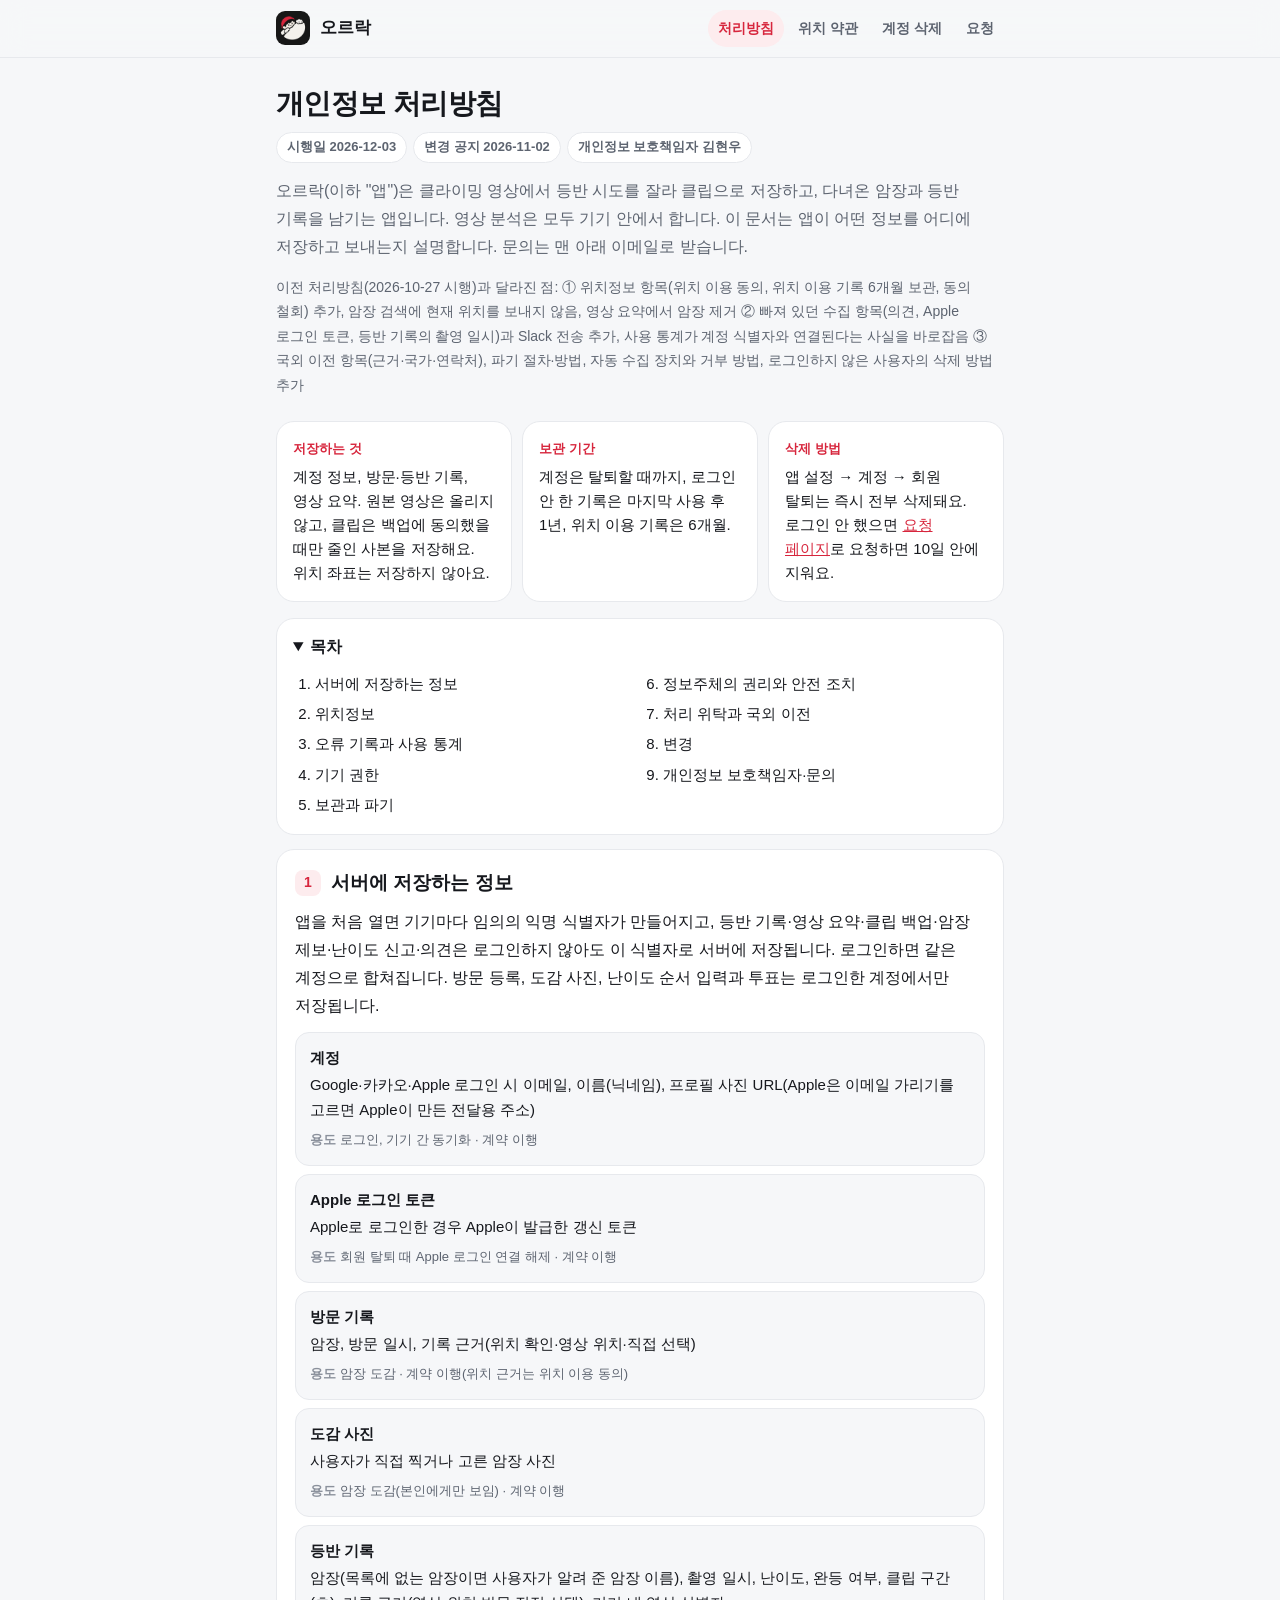
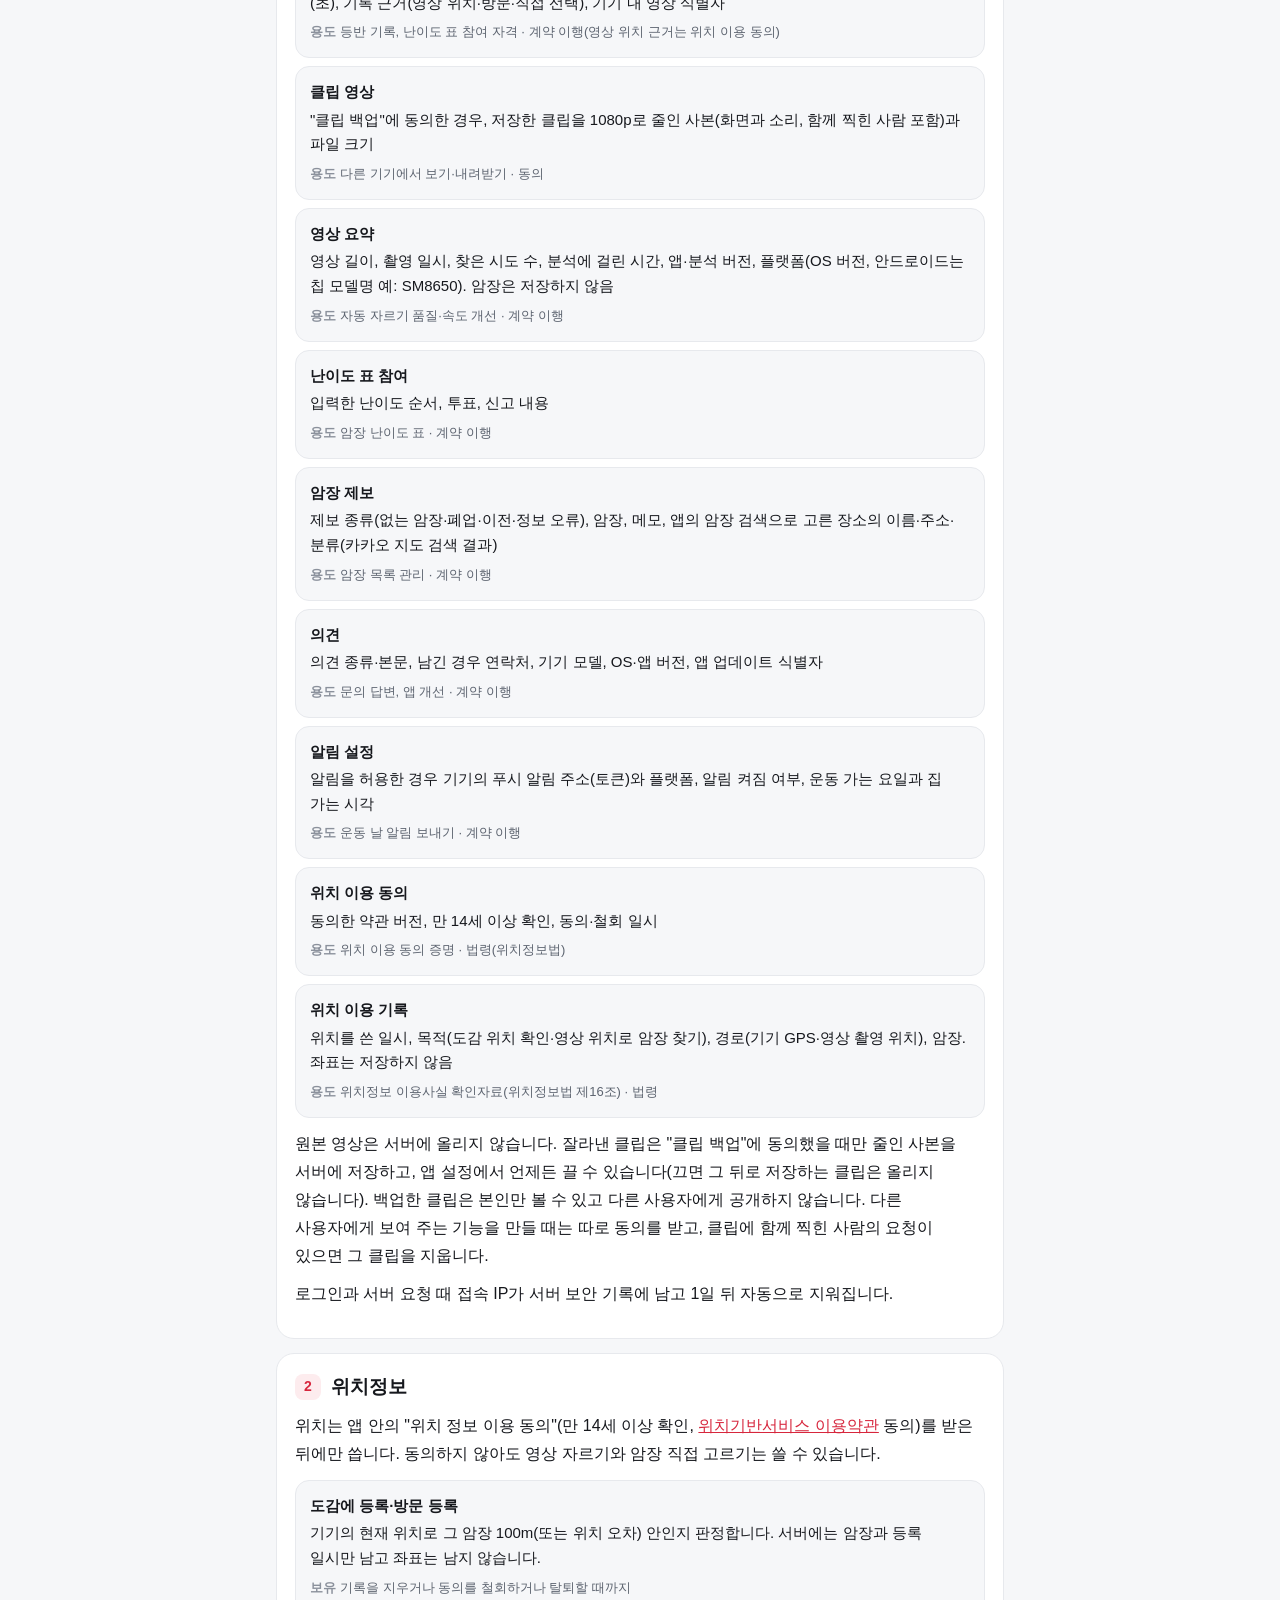
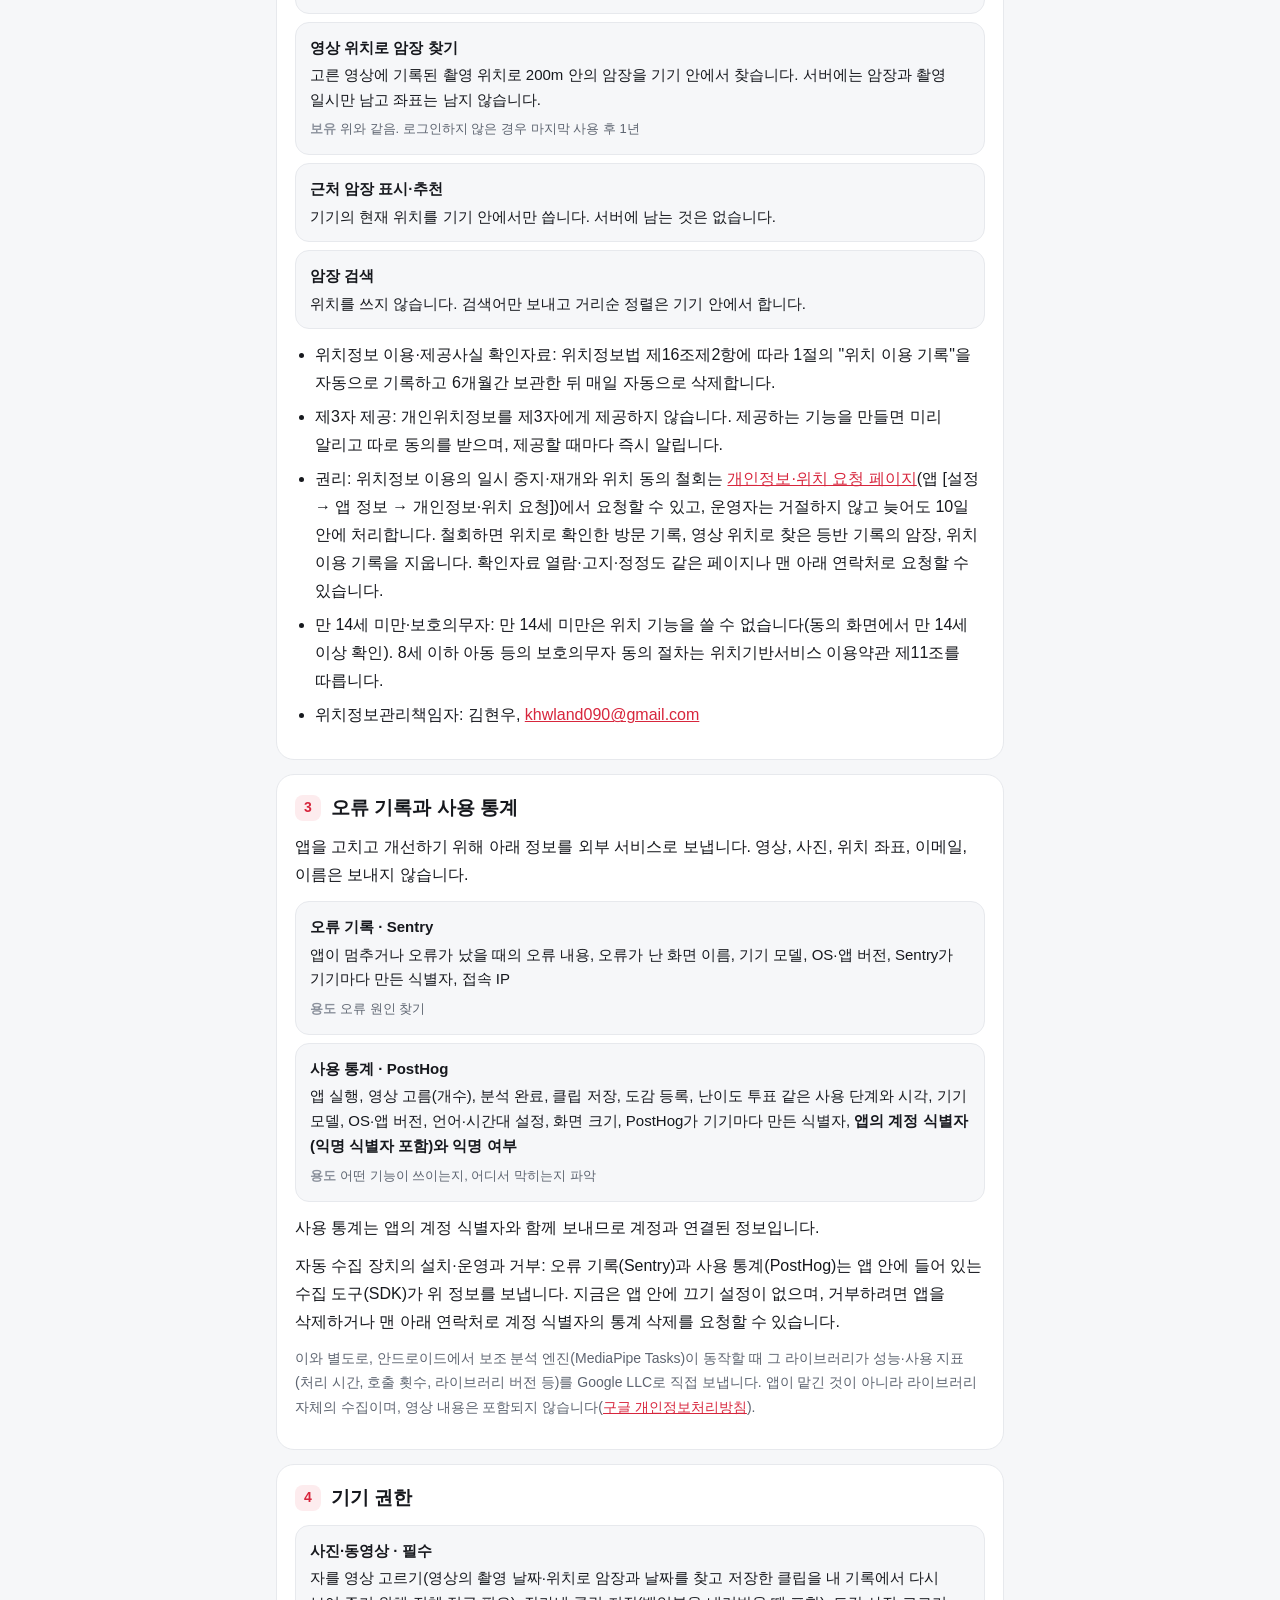
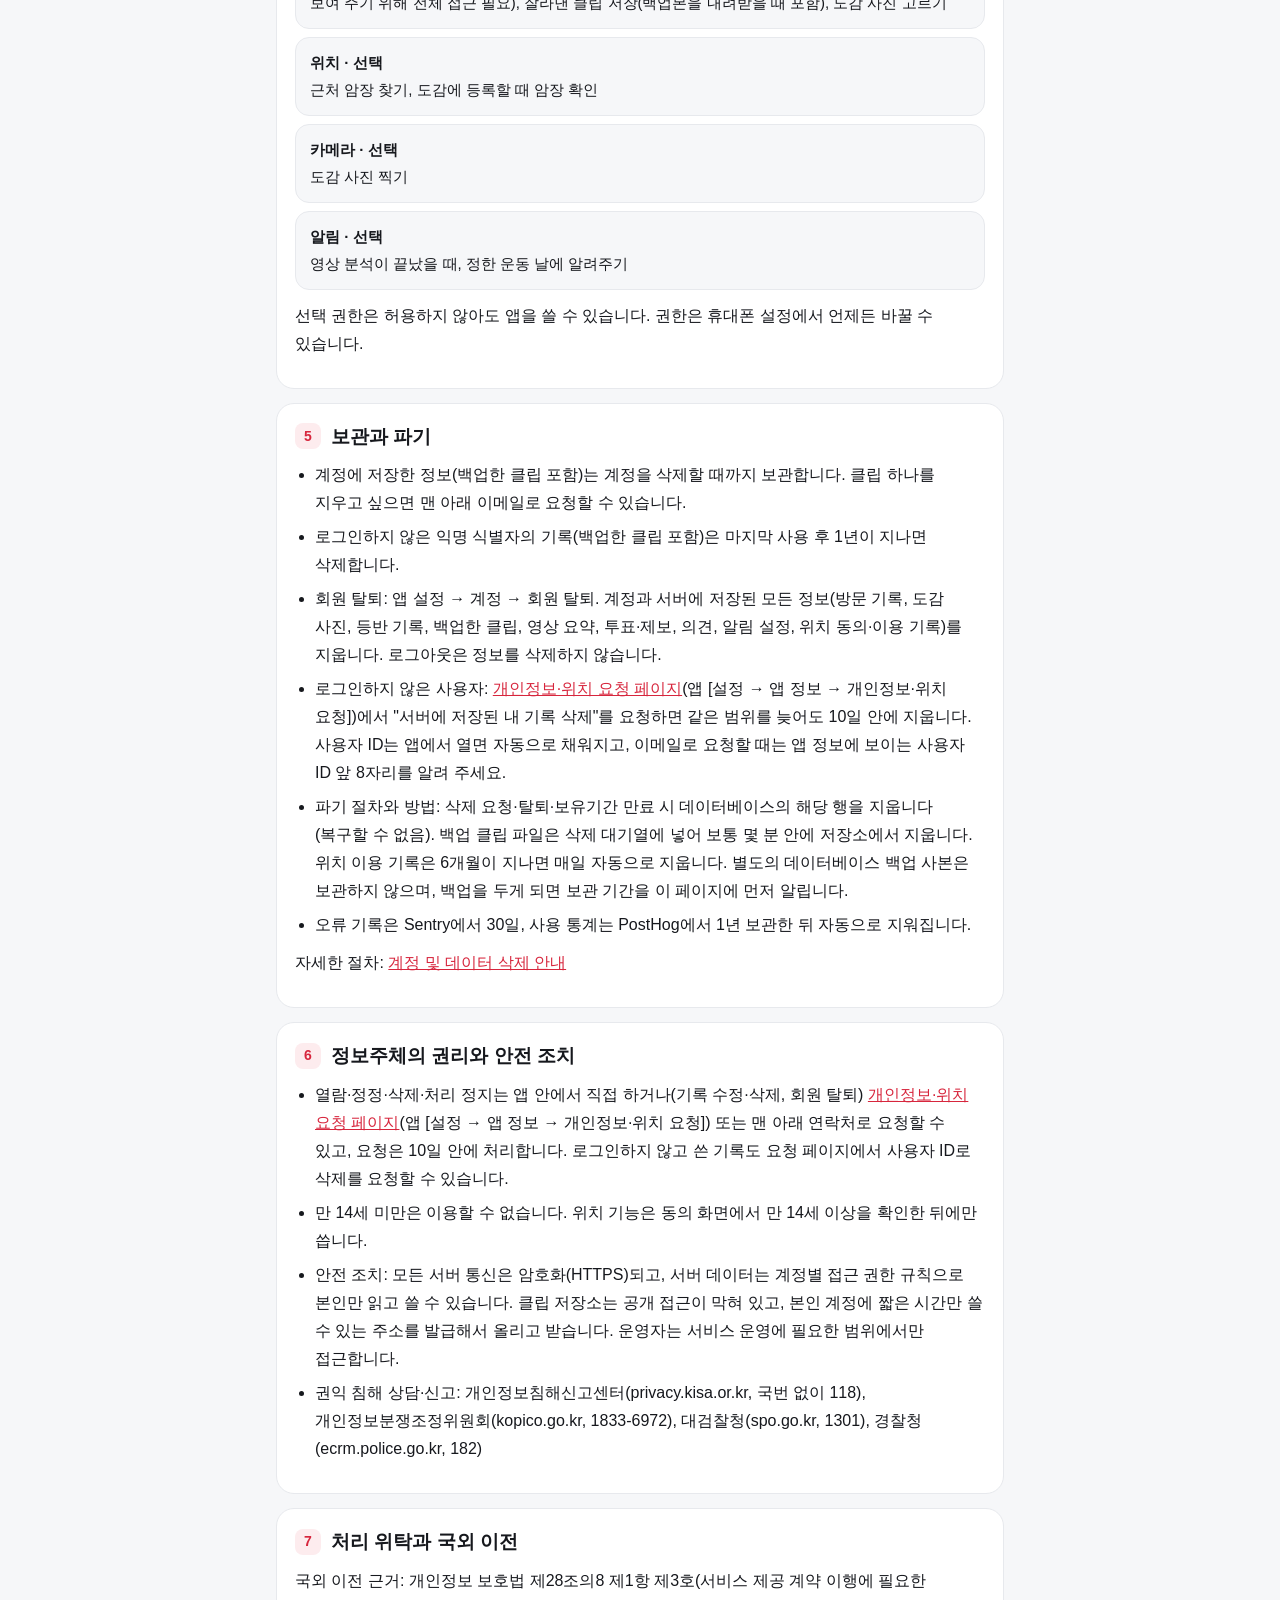
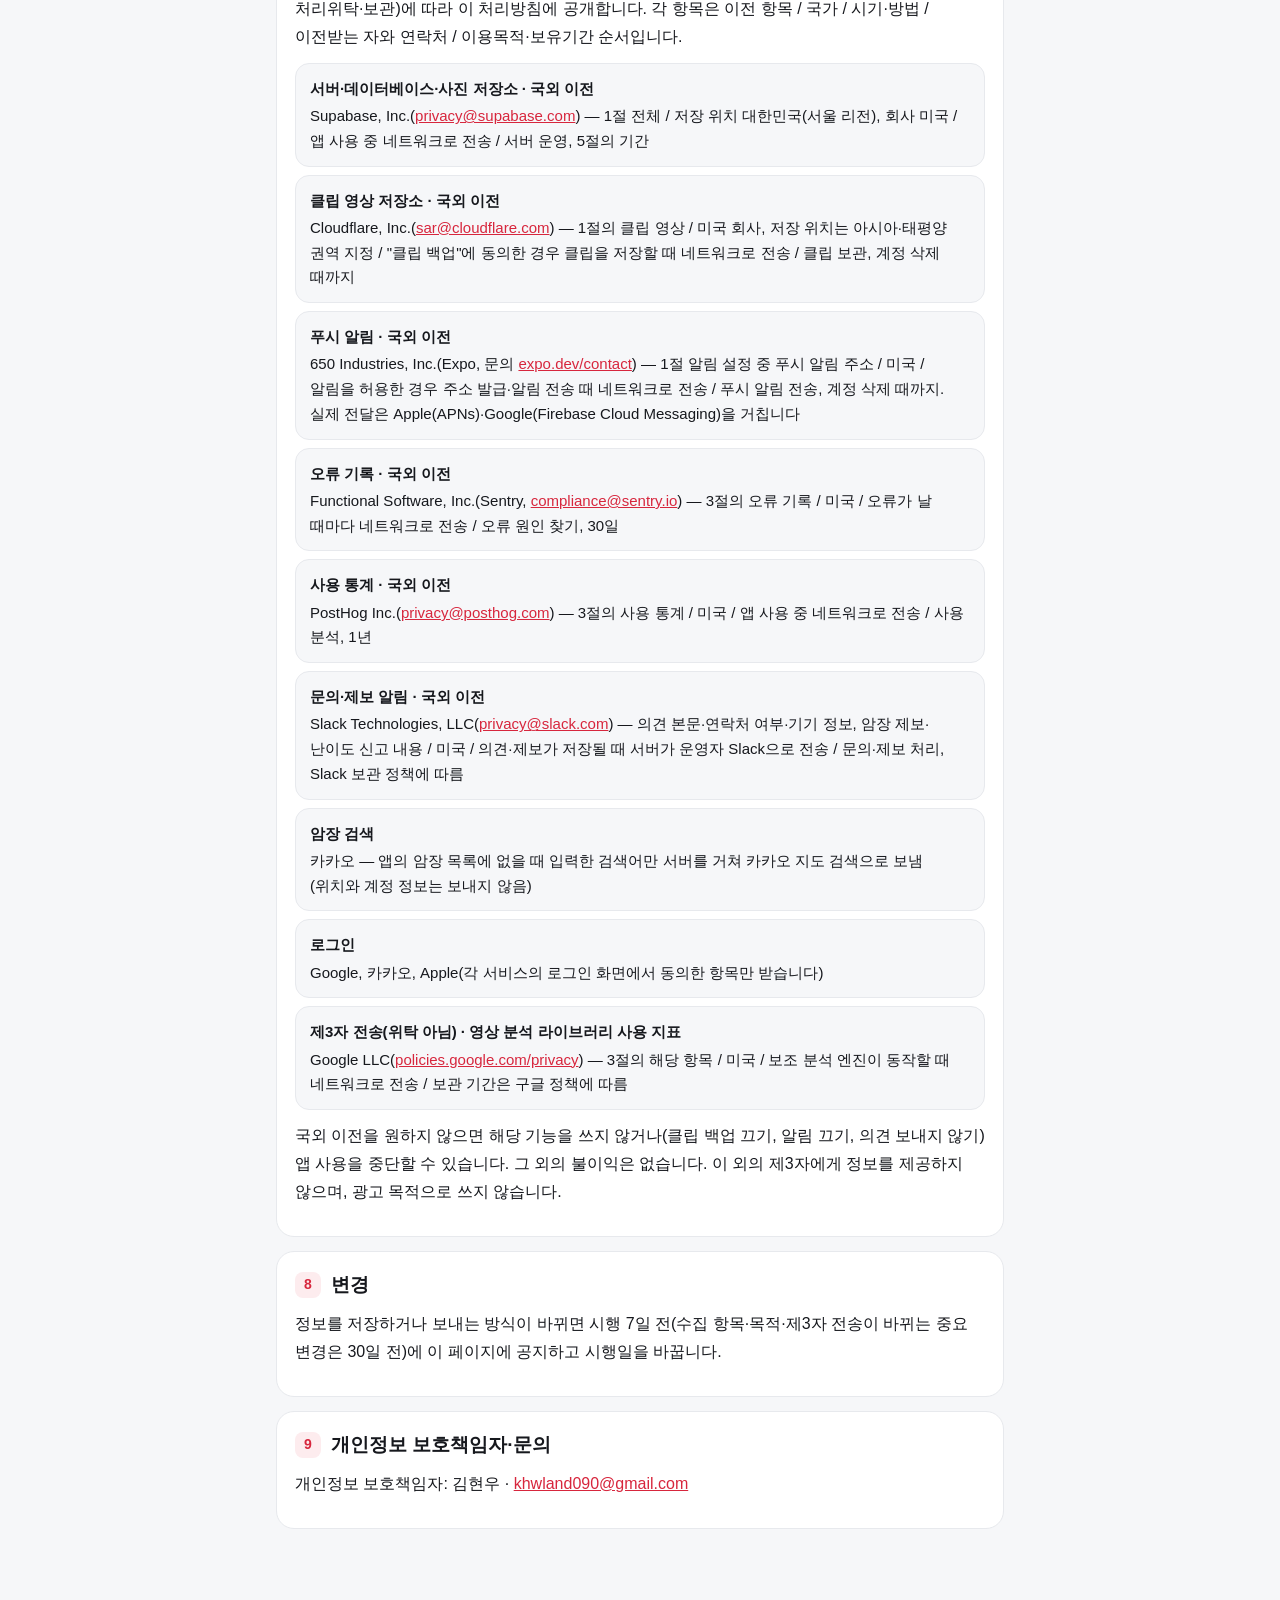
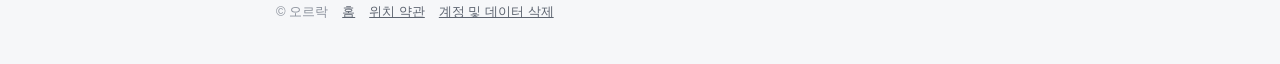
<file: oreurock/privacy-2026-12-03.html>
<!doctype html>
<html lang="ko">
<head>
<meta charset="utf-8">
<meta name="viewport" content="width=device-width,initial-scale=1">
<title>오르락 개인정보 처리방침 (2026-12-03 시행)</title>
<link rel="icon" href="./favicon.png">
<link rel="stylesheet" href="./style.css">
</head>
<body>
<header class="top"><div class="top-in">
  <a class="brand" href="./"><img src="./icon.png" alt="">오르락</a>
  <nav><a href="./privacy.html" aria-current="page">처리방침</a><a href="./location-terms.html">위치 약관</a><a href="./delete-account.html">계정 삭제</a><a href="./request.html">요청</a></nav>
</div></header>

<main>
  <div class="title">
    <h1>개인정보 처리방침</h1>
    <div class="chips"><span class="chip">시행일 2026-12-03</span><span class="chip">변경 공지 2026-11-02</span><span class="chip">개인정보 보호책임자 김현우</span></div>
    <p class="lead">오르락(이하 "앱")은 클라이밍 영상에서 등반 시도를 잘라 클립으로 저장하고, 다녀온 암장과 등반 기록을 남기는 앱입니다. 영상 분석은 모두 기기 안에서 합니다. 이 문서는 앱이 어떤 정보를 어디에 저장하고 보내는지 설명합니다. 문의는 맨 아래 이메일로 받습니다.</p>
    <p class="note">이전 처리방침(2026-10-27 시행)과 달라진 점: ① 위치정보 항목(위치 이용 동의, 위치 이용 기록 6개월 보관, 동의 철회) 추가, 암장 검색에 현재 위치를 보내지 않음, 영상 요약에서 암장 제거 ② 빠져 있던 수집 항목(의견, Apple 로그인 토큰, 등반 기록의 촬영 일시)과 Slack 전송 추가, 사용 통계가 계정 식별자와 연결된다는 사실을 바로잡음 ③ 국외 이전 항목(근거·국가·연락처), 파기 절차·방법, 자동 수집 장치와 거부 방법, 로그인하지 않은 사용자의 삭제 방법 추가</p>
  </div>

  <div class="glance">
    <div><b>저장하는 것</b><p>계정 정보, 방문·등반 기록, 영상 요약. 원본 영상은 올리지 않고, 클립은 백업에 동의했을 때만 줄인 사본을 저장해요. 위치 좌표는 저장하지 않아요.</p></div>
    <div><b>보관 기간</b><p>계정은 탈퇴할 때까지, 로그인 안 한 기록은 마지막 사용 후 1년, 위치 이용 기록은 6개월.</p></div>
    <div><b>삭제 방법</b><p>앱 설정 → 계정 → 회원 탈퇴는 즉시 전부 삭제돼요. 로그인 안 했으면 <a href="./request.html">요청 페이지</a>로 요청하면 10일 안에 지워요.</p></div>
  </div>

  <details class="toc" open>
    <summary>목차</summary>
    <ol>
      <li><a href="#s1">서버에 저장하는 정보</a></li>
      <li><a href="#s2">위치정보</a></li>
      <li><a href="#s3">오류 기록과 사용 통계</a></li>
      <li><a href="#s4">기기 권한</a></li>
      <li><a href="#s5">보관과 파기</a></li>
      <li><a href="#s6">정보주체의 권리와 안전 조치</a></li>
      <li><a href="#s7">처리 위탁과 국외 이전</a></li>
      <li><a href="#s8">변경</a></li>
      <li><a href="#s9">개인정보 보호책임자·문의</a></li>
    </ol>
  </details>

  <section id="s1">
    <h2><span class="n">1</span>서버에 저장하는 정보</h2>
    <p>앱을 처음 열면 기기마다 임의의 익명 식별자가 만들어지고, 등반 기록·영상 요약·클립 백업·암장 제보·난이도 신고·의견은 로그인하지 않아도 이 식별자로 서버에 저장됩니다. 로그인하면 같은 계정으로 합쳐집니다. 방문 등록, 도감 사진, 난이도 순서 입력과 투표는 로그인한 계정에서만 저장됩니다.</p>
    <div class="items">
      <div class="item"><h3>계정</h3><p>Google·카카오·Apple 로그인 시 이메일, 이름(닉네임), 프로필 사진 URL(Apple은 이메일 가리기를 고르면 Apple이 만든 전달용 주소)</p><span class="for"><b>용도</b>로그인, 기기 간 동기화 · 계약 이행</span></div>
      <div class="item"><h3>Apple 로그인 토큰</h3><p>Apple로 로그인한 경우 Apple이 발급한 갱신 토큰</p><span class="for"><b>용도</b>회원 탈퇴 때 Apple 로그인 연결 해제 · 계약 이행</span></div>
      <div class="item"><h3>방문 기록</h3><p>암장, 방문 일시, 기록 근거(위치 확인·영상 위치·직접 선택)</p><span class="for"><b>용도</b>암장 도감 · 계약 이행(위치 근거는 위치 이용 동의)</span></div>
      <div class="item"><h3>도감 사진</h3><p>사용자가 직접 찍거나 고른 암장 사진</p><span class="for"><b>용도</b>암장 도감(본인에게만 보임) · 계약 이행</span></div>
      <div class="item"><h3>등반 기록</h3><p>암장(목록에 없는 암장이면 사용자가 알려 준 암장 이름), 촬영 일시, 난이도, 완등 여부, 클립 구간(초), 기록 근거(영상 위치·방문·직접 선택), 기기 내 영상 식별자</p><span class="for"><b>용도</b>등반 기록, 난이도 표 참여 자격 · 계약 이행(영상 위치 근거는 위치 이용 동의)</span></div>
      <div class="item"><h3>클립 영상</h3><p>"클립 백업"에 동의한 경우, 저장한 클립을 1080p로 줄인 사본(화면과 소리, 함께 찍힌 사람 포함)과 파일 크기</p><span class="for"><b>용도</b>다른 기기에서 보기·내려받기 · 동의</span></div>
      <div class="item"><h3>영상 요약</h3><p>영상 길이, 촬영 일시, 찾은 시도 수, 분석에 걸린 시간, 앱·분석 버전, 플랫폼(OS 버전, 안드로이드는 칩 모델명 예: SM8650). 암장은 저장하지 않음</p><span class="for"><b>용도</b>자동 자르기 품질·속도 개선 · 계약 이행</span></div>
      <div class="item"><h3>난이도 표 참여</h3><p>입력한 난이도 순서, 투표, 신고 내용</p><span class="for"><b>용도</b>암장 난이도 표 · 계약 이행</span></div>
      <div class="item"><h3>암장 제보</h3><p>제보 종류(없는 암장·폐업·이전·정보 오류), 암장, 메모, 앱의 암장 검색으로 고른 장소의 이름·주소·분류(카카오 지도 검색 결과)</p><span class="for"><b>용도</b>암장 목록 관리 · 계약 이행</span></div>
      <div class="item"><h3>의견</h3><p>의견 종류·본문, 남긴 경우 연락처, 기기 모델, OS·앱 버전, 앱 업데이트 식별자</p><span class="for"><b>용도</b>문의 답변, 앱 개선 · 계약 이행</span></div>
      <div class="item"><h3>알림 설정</h3><p>알림을 허용한 경우 기기의 푸시 알림 주소(토큰)와 플랫폼, 알림 켜짐 여부, 운동 가는 요일과 집 가는 시각</p><span class="for"><b>용도</b>운동 날 알림 보내기 · 계약 이행</span></div>
      <div class="item"><h3>위치 이용 동의</h3><p>동의한 약관 버전, 만 14세 이상 확인, 동의·철회 일시</p><span class="for"><b>용도</b>위치 이용 동의 증명 · 법령(위치정보법)</span></div>
      <div class="item"><h3>위치 이용 기록</h3><p>위치를 쓴 일시, 목적(도감 위치 확인·영상 위치로 암장 찾기), 경로(기기 GPS·영상 촬영 위치), 암장. 좌표는 저장하지 않음</p><span class="for"><b>용도</b>위치정보 이용사실 확인자료(위치정보법 제16조) · 법령</span></div>
    </div>
    <p>원본 영상은 서버에 올리지 않습니다. 잘라낸 클립은 "클립 백업"에 동의했을 때만 줄인 사본을 서버에 저장하고, 앱 설정에서 언제든 끌 수 있습니다(끄면 그 뒤로 저장하는 클립은 올리지 않습니다). 백업한 클립은 본인만 볼 수 있고 다른 사용자에게 공개하지 않습니다. 다른 사용자에게 보여 주는 기능을 만들 때는 따로 동의를 받고, 클립에 함께 찍힌 사람의 요청이 있으면 그 클립을 지웁니다.</p>
    <p>로그인과 서버 요청 때 접속 IP가 서버 보안 기록에 남고 1일 뒤 자동으로 지워집니다.</p>
  </section>

  <section id="s2">
    <h2><span class="n">2</span>위치정보</h2>
    <p>위치는 앱 안의 "위치 정보 이용 동의"(만 14세 이상 확인, <a href="./location-terms.html">위치기반서비스 이용약관</a> 동의)를 받은 뒤에만 씁니다. 동의하지 않아도 영상 자르기와 암장 직접 고르기는 쓸 수 있습니다.</p>
    <div class="items">
      <div class="item"><h3>도감에 등록·방문 등록</h3><p>기기의 현재 위치로 그 암장 100m(또는 위치 오차) 안인지 판정합니다. 서버에는 암장과 등록 일시만 남고 좌표는 남지 않습니다.</p><span class="for"><b>보유</b>기록을 지우거나 동의를 철회하거나 탈퇴할 때까지</span></div>
      <div class="item"><h3>영상 위치로 암장 찾기</h3><p>고른 영상에 기록된 촬영 위치로 200m 안의 암장을 기기 안에서 찾습니다. 서버에는 암장과 촬영 일시만 남고 좌표는 남지 않습니다.</p><span class="for"><b>보유</b>위와 같음. 로그인하지 않은 경우 마지막 사용 후 1년</span></div>
      <div class="item"><h3>근처 암장 표시·추천</h3><p>기기의 현재 위치를 기기 안에서만 씁니다. 서버에 남는 것은 없습니다.</p></div>
      <div class="item"><h3>암장 검색</h3><p>위치를 쓰지 않습니다. 검색어만 보내고 거리순 정렬은 기기 안에서 합니다.</p></div>
    </div>
    <ul>
      <li>위치정보 이용·제공사실 확인자료: 위치정보법 제16조제2항에 따라 1절의 "위치 이용 기록"을 자동으로 기록하고 6개월간 보관한 뒤 매일 자동으로 삭제합니다.</li>
      <li>제3자 제공: 개인위치정보를 제3자에게 제공하지 않습니다. 제공하는 기능을 만들면 미리 알리고 따로 동의를 받으며, 제공할 때마다 즉시 알립니다.</li>
      <li>권리: 위치정보 이용의 일시 중지·재개와 위치 동의 철회는 <a href="./request.html">개인정보·위치 요청 페이지</a>(앱 [설정 → 앱 정보 → 개인정보·위치 요청])에서 요청할 수 있고, 운영자는 거절하지 않고 늦어도 10일 안에 처리합니다. 철회하면 위치로 확인한 방문 기록, 영상 위치로 찾은 등반 기록의 암장, 위치 이용 기록을 지웁니다. 확인자료 열람·고지·정정도 같은 페이지나 맨 아래 연락처로 요청할 수 있습니다.</li>
      <li>만 14세 미만·보호의무자: 만 14세 미만은 위치 기능을 쓸 수 없습니다(동의 화면에서 만 14세 이상 확인). 8세 이하 아동 등의 보호의무자 동의 절차는 위치기반서비스 이용약관 제11조를 따릅니다.</li>
      <li>위치정보관리책임자: 김현우, <a href="mailto:khwland090@gmail.com">khwland090@gmail.com</a></li>
    </ul>
  </section>

  <section id="s3">
    <h2><span class="n">3</span>오류 기록과 사용 통계</h2>
    <p>앱을 고치고 개선하기 위해 아래 정보를 외부 서비스로 보냅니다. 영상, 사진, 위치 좌표, 이메일, 이름은 보내지 않습니다.</p>
    <div class="items">
      <div class="item"><h3>오류 기록 · Sentry</h3><p>앱이 멈추거나 오류가 났을 때의 오류 내용, 오류가 난 화면 이름, 기기 모델, OS·앱 버전, Sentry가 기기마다 만든 식별자, 접속 IP</p><span class="for"><b>용도</b>오류 원인 찾기</span></div>
      <div class="item"><h3>사용 통계 · PostHog</h3><p>앱 실행, 영상 고름(개수), 분석 완료, 클립 저장, 도감 등록, 난이도 투표 같은 사용 단계와 시각, 기기 모델, OS·앱 버전, 언어·시간대 설정, 화면 크기, PostHog가 기기마다 만든 식별자, <b>앱의 계정 식별자(익명 식별자 포함)와 익명 여부</b></p><span class="for"><b>용도</b>어떤 기능이 쓰이는지, 어디서 막히는지 파악</span></div>
    </div>
    <p>사용 통계는 앱의 계정 식별자와 함께 보내므로 계정과 연결된 정보입니다.</p>
    <p>자동 수집 장치의 설치·운영과 거부: 오류 기록(Sentry)과 사용 통계(PostHog)는 앱 안에 들어 있는 수집 도구(SDK)가 위 정보를 보냅니다. 지금은 앱 안에 끄기 설정이 없으며, 거부하려면 앱을 삭제하거나 맨 아래 연락처로 계정 식별자의 통계 삭제를 요청할 수 있습니다.</p>
    <p class="note">이와 별도로, 안드로이드에서 보조 분석 엔진(MediaPipe Tasks)이 동작할 때 그 라이브러리가 성능·사용 지표(처리 시간, 호출 횟수, 라이브러리 버전 등)를 Google LLC로 직접 보냅니다. 앱이 맡긴 것이 아니라 라이브러리 자체의 수집이며, 영상 내용은 포함되지 않습니다(<a href="https://policies.google.com/privacy">구글 개인정보처리방침</a>).</p>
  </section>

  <section id="s4">
    <h2><span class="n">4</span>기기 권한</h2>
    <div class="items">
      <div class="item"><h3>사진·동영상 · 필수</h3><p>자를 영상 고르기(영상의 촬영 날짜·위치로 암장과 날짜를 찾고 저장한 클립을 내 기록에서 다시 보여 주기 위해 전체 접근 필요), 잘라낸 클립 저장(백업본을 내려받을 때 포함), 도감 사진 고르기</p></div>
      <div class="item"><h3>위치 · 선택</h3><p>근처 암장 찾기, 도감에 등록할 때 암장 확인</p></div>
      <div class="item"><h3>카메라 · 선택</h3><p>도감 사진 찍기</p></div>
      <div class="item"><h3>알림 · 선택</h3><p>영상 분석이 끝났을 때, 정한 운동 날에 알려주기</p></div>
    </div>
    <p>선택 권한은 허용하지 않아도 앱을 쓸 수 있습니다. 권한은 휴대폰 설정에서 언제든 바꿀 수 있습니다.</p>
  </section>

  <section id="s5">
    <h2><span class="n">5</span>보관과 파기</h2>
    <ul>
      <li>계정에 저장한 정보(백업한 클립 포함)는 계정을 삭제할 때까지 보관합니다. 클립 하나를 지우고 싶으면 맨 아래 이메일로 요청할 수 있습니다.</li>
      <li>로그인하지 않은 익명 식별자의 기록(백업한 클립 포함)은 마지막 사용 후 1년이 지나면 삭제합니다.</li>
      <li>회원 탈퇴: 앱 설정 → 계정 → 회원 탈퇴. 계정과 서버에 저장된 모든 정보(방문 기록, 도감 사진, 등반 기록, 백업한 클립, 영상 요약, 투표·제보, 의견, 알림 설정, 위치 동의·이용 기록)를 지웁니다. 로그아웃은 정보를 삭제하지 않습니다.</li>
      <li>로그인하지 않은 사용자: <a href="./request.html">개인정보·위치 요청 페이지</a>(앱 [설정 → 앱 정보 → 개인정보·위치 요청])에서 "서버에 저장된 내 기록 삭제"를 요청하면 같은 범위를 늦어도 10일 안에 지웁니다. 사용자 ID는 앱에서 열면 자동으로 채워지고, 이메일로 요청할 때는 앱 정보에 보이는 사용자 ID 앞 8자리를 알려 주세요.</li>
      <li>파기 절차와 방법: 삭제 요청·탈퇴·보유기간 만료 시 데이터베이스의 해당 행을 지웁니다(복구할 수 없음). 백업 클립 파일은 삭제 대기열에 넣어 보통 몇 분 안에 저장소에서 지웁니다. 위치 이용 기록은 6개월이 지나면 매일 자동으로 지웁니다. 별도의 데이터베이스 백업 사본은 보관하지 않으며, 백업을 두게 되면 보관 기간을 이 페이지에 먼저 알립니다.</li>
      <li>오류 기록은 Sentry에서 30일, 사용 통계는 PostHog에서 1년 보관한 뒤 자동으로 지워집니다.</li>
    </ul>
    <p>자세한 절차: <a href="./delete-account.html">계정 및 데이터 삭제 안내</a></p>
  </section>

  <section id="s6">
    <h2><span class="n">6</span>정보주체의 권리와 안전 조치</h2>
    <ul>
      <li>열람·정정·삭제·처리 정지는 앱 안에서 직접 하거나(기록 수정·삭제, 회원 탈퇴) <a href="./request.html">개인정보·위치 요청 페이지</a>(앱 [설정 → 앱 정보 → 개인정보·위치 요청]) 또는 맨 아래 연락처로 요청할 수 있고, 요청은 10일 안에 처리합니다. 로그인하지 않고 쓴 기록도 요청 페이지에서 사용자 ID로 삭제를 요청할 수 있습니다.</li>
      <li>만 14세 미만은 이용할 수 없습니다. 위치 기능은 동의 화면에서 만 14세 이상을 확인한 뒤에만 씁니다.</li>
      <li>안전 조치: 모든 서버 통신은 암호화(HTTPS)되고, 서버 데이터는 계정별 접근 권한 규칙으로 본인만 읽고 쓸 수 있습니다. 클립 저장소는 공개 접근이 막혀 있고, 본인 계정에 짧은 시간만 쓸 수 있는 주소를 발급해서 올리고 받습니다. 운영자는 서비스 운영에 필요한 범위에서만 접근합니다.</li>
      <li>권익 침해 상담·신고: 개인정보침해신고센터(privacy.kisa.or.kr, 국번 없이 118), 개인정보분쟁조정위원회(kopico.go.kr, 1833-6972), 대검찰청(spo.go.kr, 1301), 경찰청(ecrm.police.go.kr, 182)</li>
    </ul>
  </section>

  <section id="s7">
    <h2><span class="n">7</span>처리 위탁과 국외 이전</h2>
    <p>국외 이전 근거: 개인정보 보호법 제28조의8 제1항 제3호(서비스 제공 계약 이행에 필요한 처리위탁·보관)에 따라 이 처리방침에 공개합니다. 각 항목은 이전 항목 / 국가 / 시기·방법 / 이전받는 자와 연락처 / 이용목적·보유기간 순서입니다.</p>
    <div class="items">
      <div class="item"><h3>서버·데이터베이스·사진 저장소 · 국외 이전</h3><p>Supabase, Inc.(<a href="mailto:privacy@supabase.com">privacy@supabase.com</a>) — 1절 전체 / 저장 위치 대한민국(서울 리전), 회사 미국 / 앱 사용 중 네트워크로 전송 / 서버 운영, 5절의 기간</p></div>
      <div class="item"><h3>클립 영상 저장소 · 국외 이전</h3><p>Cloudflare, Inc.(<a href="mailto:sar@cloudflare.com">sar@cloudflare.com</a>) — 1절의 클립 영상 / 미국 회사, 저장 위치는 아시아·태평양 권역 지정 / "클립 백업"에 동의한 경우 클립을 저장할 때 네트워크로 전송 / 클립 보관, 계정 삭제 때까지</p></div>
      <div class="item"><h3>푸시 알림 · 국외 이전</h3><p>650 Industries, Inc.(Expo, 문의 <a href="https://expo.dev/contact">expo.dev/contact</a>) — 1절 알림 설정 중 푸시 알림 주소 / 미국 / 알림을 허용한 경우 주소 발급·알림 전송 때 네트워크로 전송 / 푸시 알림 전송, 계정 삭제 때까지. 실제 전달은 Apple(APNs)·Google(Firebase Cloud Messaging)을 거칩니다</p></div>
      <div class="item"><h3>오류 기록 · 국외 이전</h3><p>Functional Software, Inc.(Sentry, <a href="mailto:compliance@sentry.io">compliance@sentry.io</a>) — 3절의 오류 기록 / 미국 / 오류가 날 때마다 네트워크로 전송 / 오류 원인 찾기, 30일</p></div>
      <div class="item"><h3>사용 통계 · 국외 이전</h3><p>PostHog Inc.(<a href="mailto:privacy@posthog.com">privacy@posthog.com</a>) — 3절의 사용 통계 / 미국 / 앱 사용 중 네트워크로 전송 / 사용 분석, 1년</p></div>
      <div class="item"><h3>문의·제보 알림 · 국외 이전</h3><p>Slack Technologies, LLC(<a href="mailto:privacy@slack.com">privacy@slack.com</a>) — 의견 본문·연락처 여부·기기 정보, 암장 제보·난이도 신고 내용 / 미국 / 의견·제보가 저장될 때 서버가 운영자 Slack으로 전송 / 문의·제보 처리, Slack 보관 정책에 따름</p></div>
      <div class="item"><h3>암장 검색</h3><p>카카오 — 앱의 암장 목록에 없을 때 입력한 검색어만 서버를 거쳐 카카오 지도 검색으로 보냄(위치와 계정 정보는 보내지 않음)</p></div>
      <div class="item"><h3>로그인</h3><p>Google, 카카오, Apple(각 서비스의 로그인 화면에서 동의한 항목만 받습니다)</p></div>
      <div class="item"><h3>제3자 전송(위탁 아님) · 영상 분석 라이브러리 사용 지표</h3><p>Google LLC(<a href="https://policies.google.com/privacy">policies.google.com/privacy</a>) — 3절의 해당 항목 / 미국 / 보조 분석 엔진이 동작할 때 네트워크로 전송 / 보관 기간은 구글 정책에 따름</p></div>
    </div>
    <p>국외 이전을 원하지 않으면 해당 기능을 쓰지 않거나(클립 백업 끄기, 알림 끄기, 의견 보내지 않기) 앱 사용을 중단할 수 있습니다. 그 외의 불이익은 없습니다. 이 외의 제3자에게 정보를 제공하지 않으며, 광고 목적으로 쓰지 않습니다.</p>
  </section>

  <section id="s8">
    <h2><span class="n">8</span>변경</h2>
    <p>정보를 저장하거나 보내는 방식이 바뀌면 시행 7일 전(수집 항목·목적·제3자 전송이 바뀌는 중요 변경은 30일 전)에 이 페이지에 공지하고 시행일을 바꿉니다.</p>
  </section>

  <section id="s9">
    <h2><span class="n">9</span>개인정보 보호책임자·문의</h2>
    <p>개인정보 보호책임자: 김현우 · <a href="mailto:khwland090@gmail.com">khwland090@gmail.com</a></p>
  </section>
</main>

<footer><span>© 오르락</span><a href="./">홈</a><a href="./location-terms.html">위치 약관</a><a href="./delete-account.html">계정 및 데이터 삭제</a></footer>
</body>
</html>
</file>
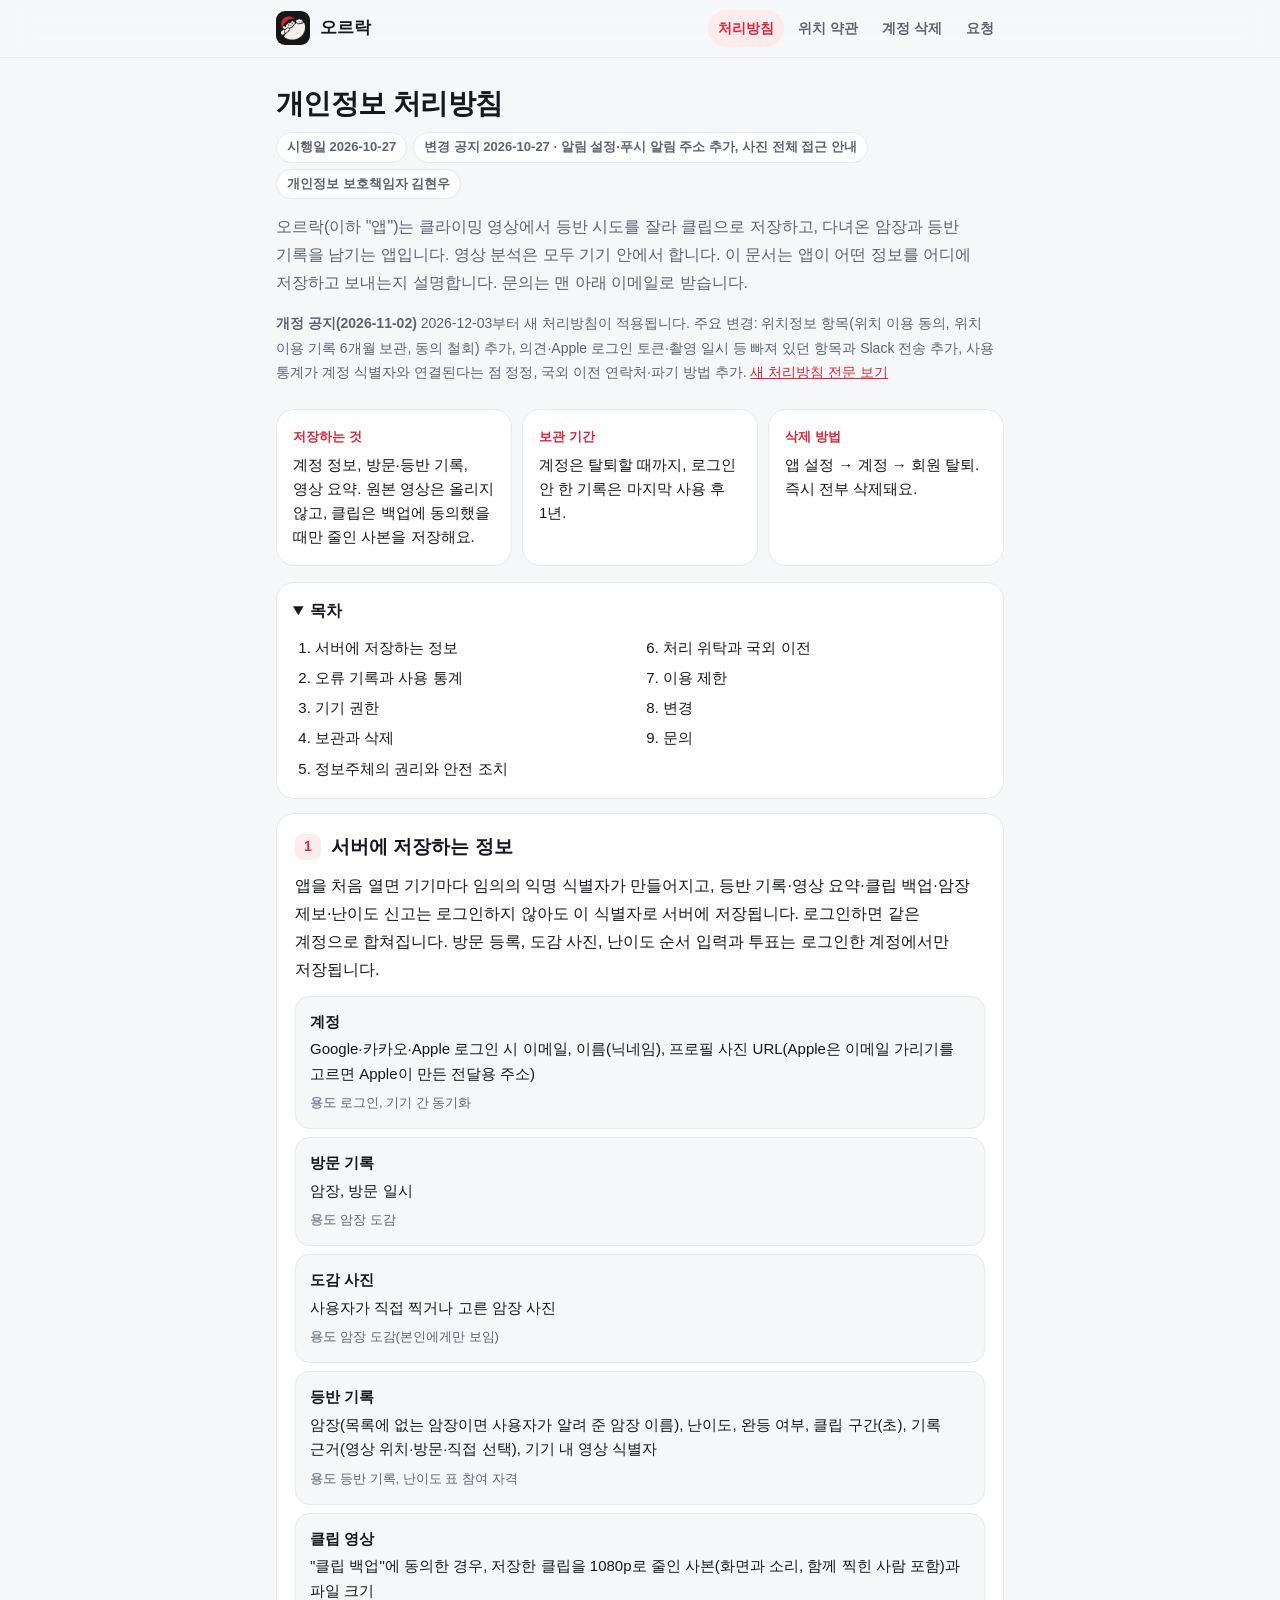
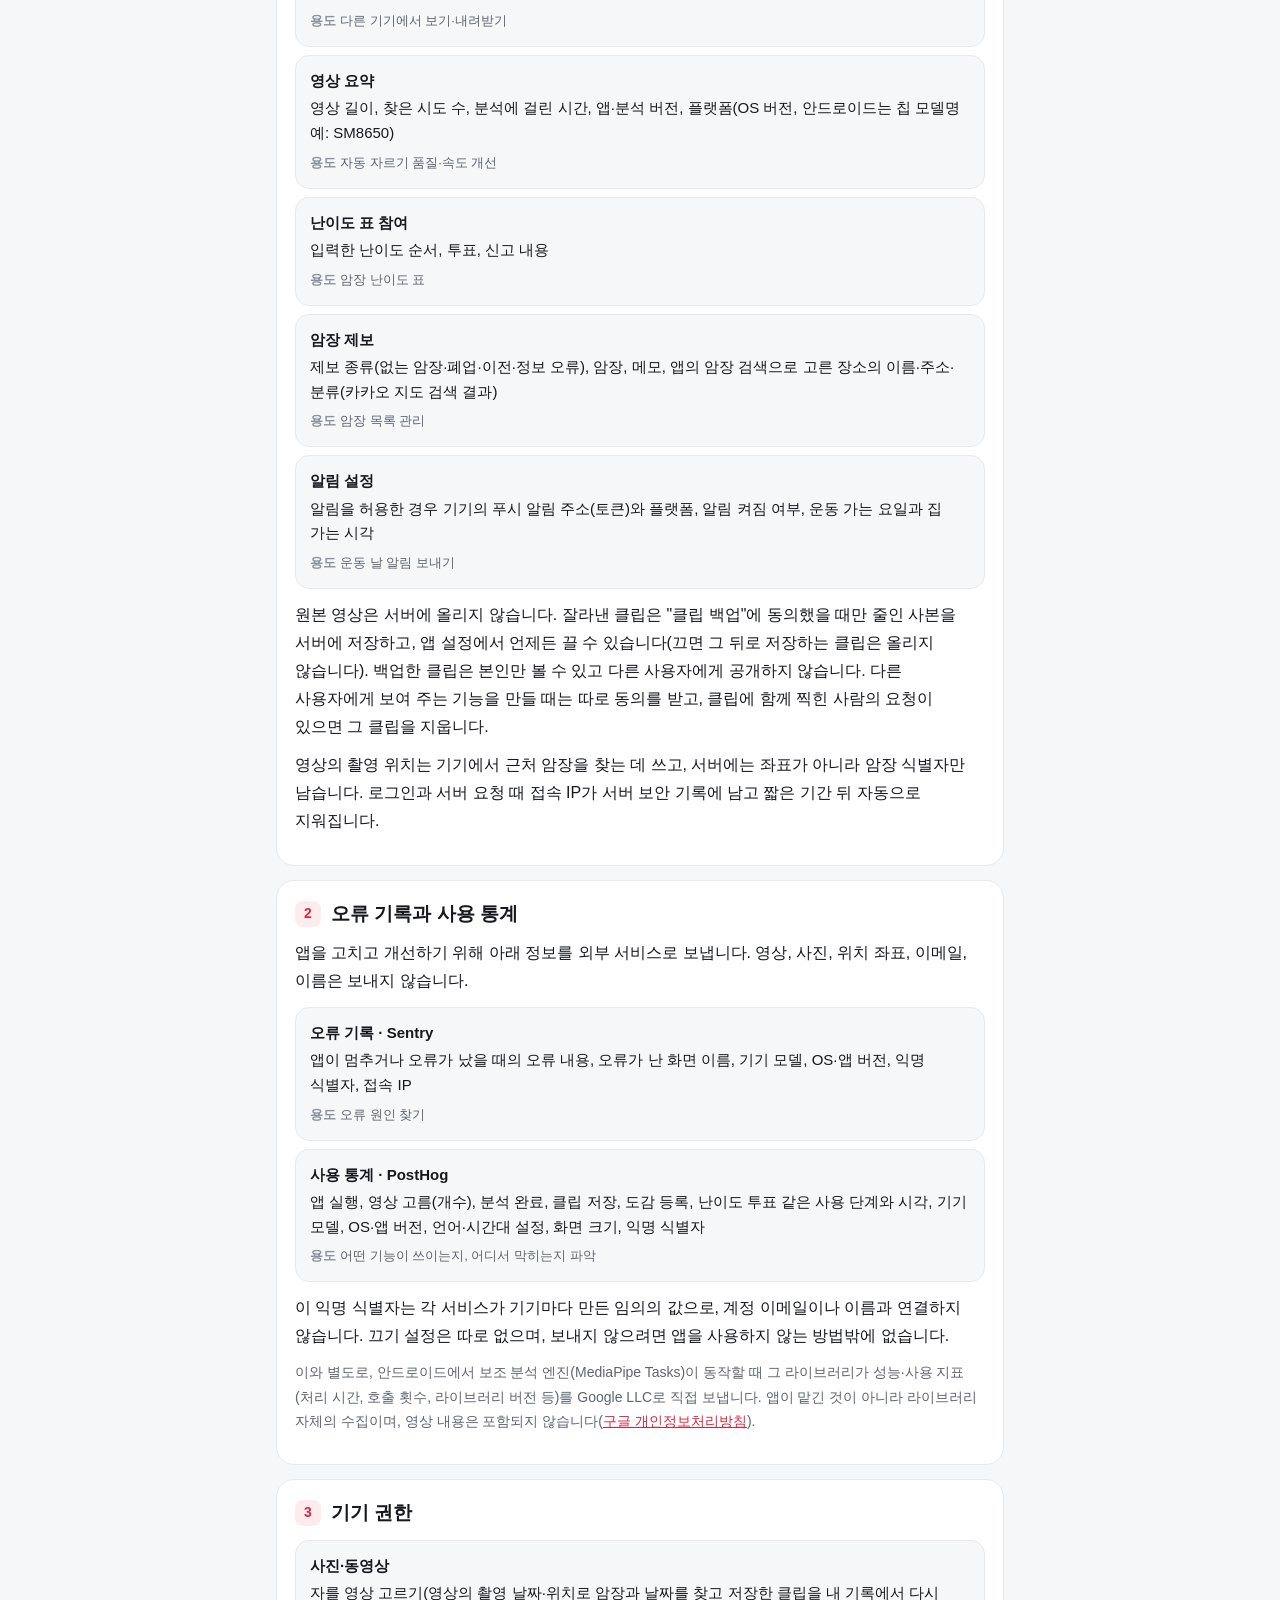
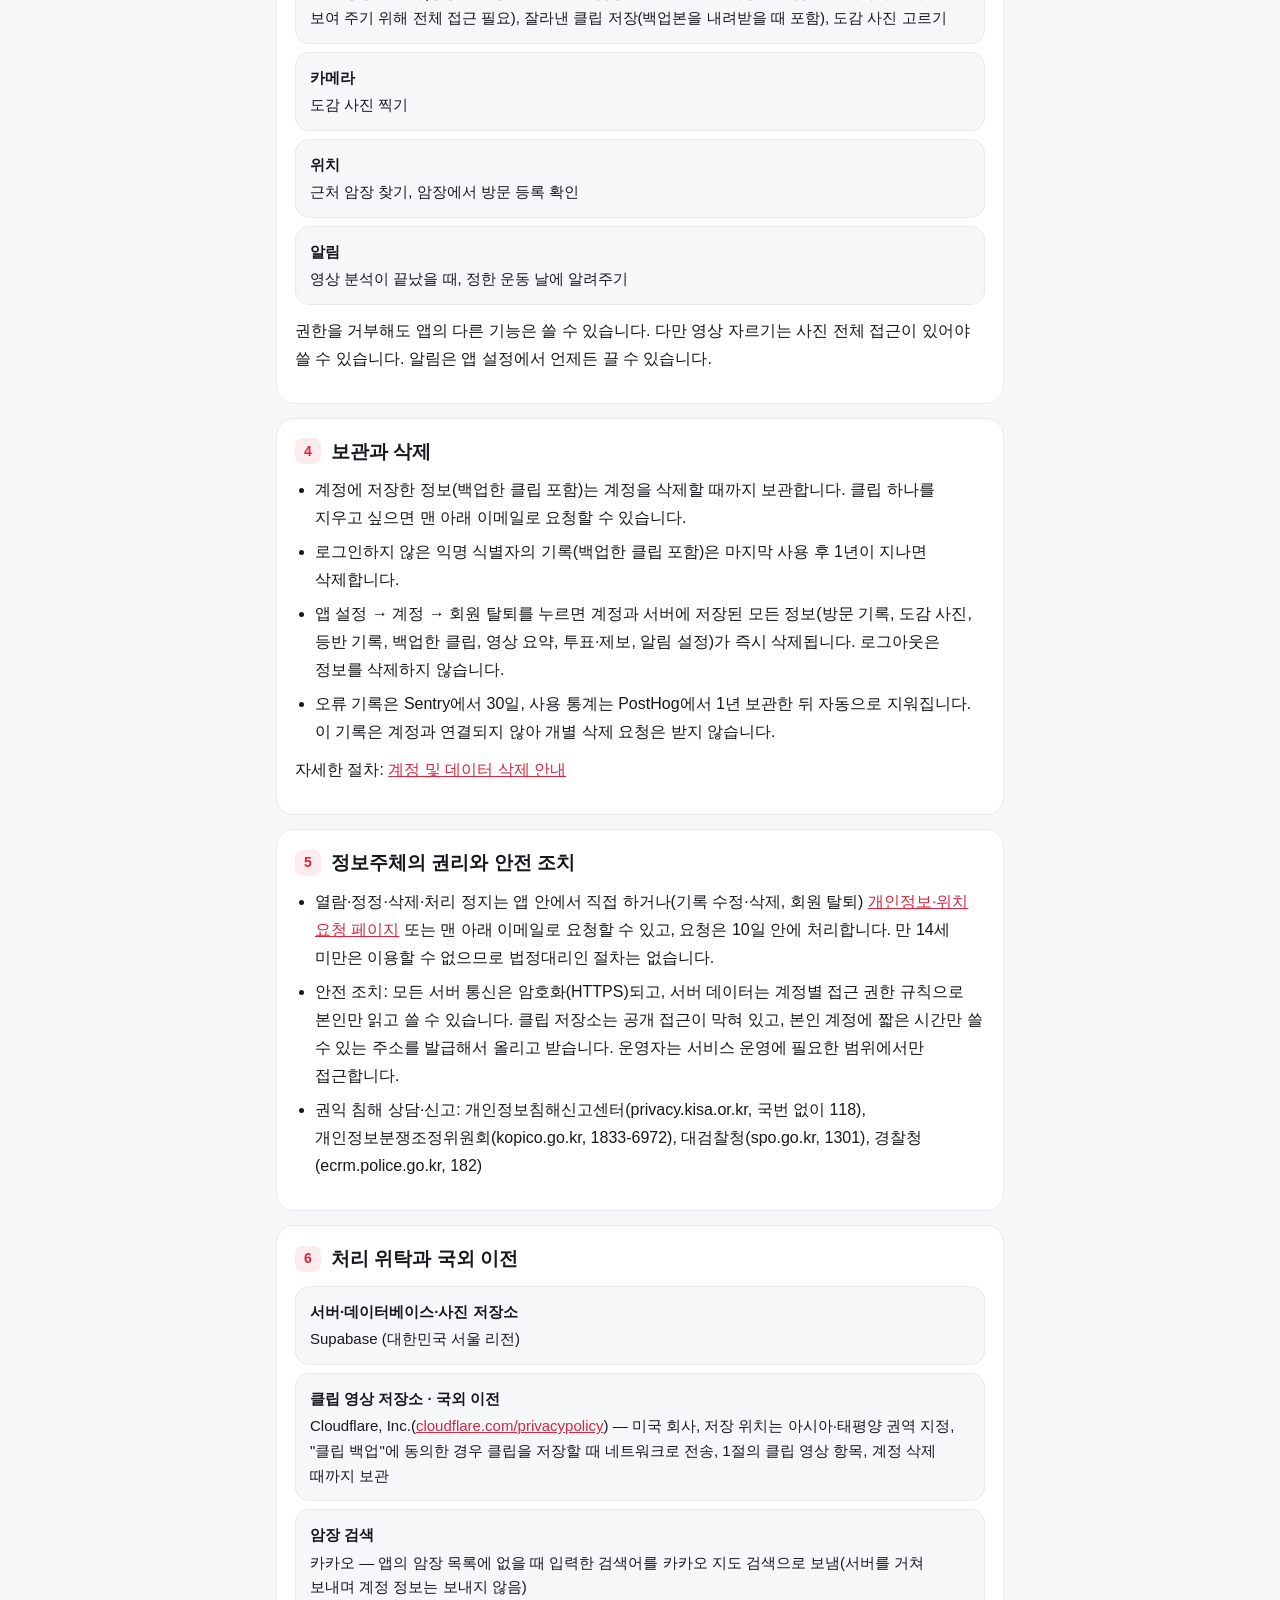
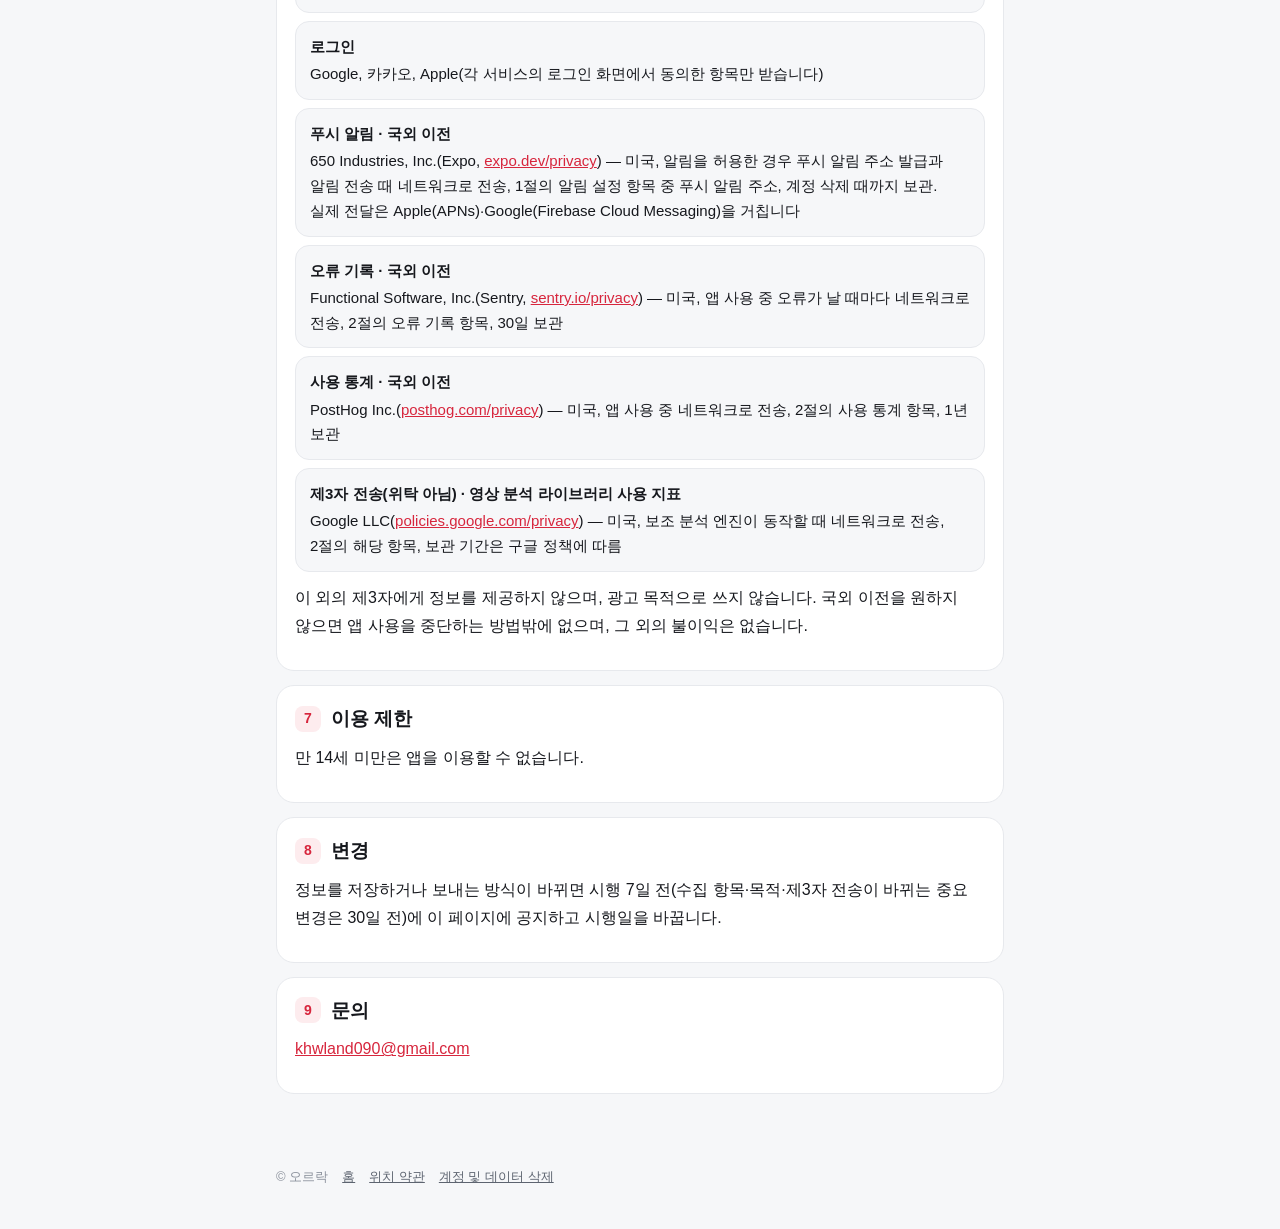
<file: oreurock/privacy.html>
<!doctype html>
<html lang="ko">
<head>
<meta charset="utf-8">
<meta name="viewport" content="width=device-width,initial-scale=1">
<title>오르락 개인정보 처리방침</title>
<link rel="icon" href="./favicon.png">
<link rel="stylesheet" href="./style.css">
</head>
<body>
<header class="top"><div class="top-in">
  <a class="brand" href="./"><img src="./icon.png" alt="">오르락</a>
  <nav><a href="./privacy.html" aria-current="page">처리방침</a><a href="./location-terms.html">위치 약관</a><a href="./delete-account.html">계정 삭제</a><a href="./request.html">요청</a></nav>
</div></header>

<main>
  <div class="title">
    <h1>개인정보 처리방침</h1>
    <div class="chips"><span class="chip">시행일 2026-10-27</span><span class="chip">변경 공지 2026-10-27 · 알림 설정·푸시 알림 주소 추가, 사진 전체 접근 안내</span><span class="chip">개인정보 보호책임자 김현우</span></div>
    <p class="lead">오르락(이하 "앱")는 클라이밍 영상에서 등반 시도를 잘라 클립으로 저장하고, 다녀온 암장과 등반 기록을 남기는 앱입니다. 영상 분석은 모두 기기 안에서 합니다. 이 문서는 앱이 어떤 정보를 어디에 저장하고 보내는지 설명합니다. 문의는 맨 아래 이메일로 받습니다.</p>
    <p class="note"><b>개정 공지(2026-11-02)</b> 2026-12-03부터 새 처리방침이 적용됩니다. 주요 변경: 위치정보 항목(위치 이용 동의, 위치 이용 기록 6개월 보관, 동의 철회) 추가, 의견·Apple 로그인 토큰·촬영 일시 등 빠져 있던 항목과 Slack 전송 추가, 사용 통계가 계정 식별자와 연결된다는 점 정정, 국외 이전 연락처·파기 방법 추가. <a href="./privacy-2026-12-03.html">새 처리방침 전문 보기</a></p>
  </div>

  <div class="glance">
    <div><b>저장하는 것</b><p>계정 정보, 방문·등반 기록, 영상 요약. 원본 영상은 올리지 않고, 클립은 백업에 동의했을 때만 줄인 사본을 저장해요.</p></div>
    <div><b>보관 기간</b><p>계정은 탈퇴할 때까지, 로그인 안 한 기록은 마지막 사용 후 1년.</p></div>
    <div><b>삭제 방법</b><p>앱 설정 → 계정 → 회원 탈퇴. 즉시 전부 삭제돼요.</p></div>
  </div>

  <details class="toc" open>
    <summary>목차</summary>
    <ol>
      <li><a href="#s1">서버에 저장하는 정보</a></li>
      <li><a href="#s2">오류 기록과 사용 통계</a></li>
      <li><a href="#s3">기기 권한</a></li>
      <li><a href="#s4">보관과 삭제</a></li>
      <li><a href="#s5">정보주체의 권리와 안전 조치</a></li>
      <li><a href="#s6">처리 위탁과 국외 이전</a></li>
      <li><a href="#s7">이용 제한</a></li>
      <li><a href="#s8">변경</a></li>
      <li><a href="#s9">문의</a></li>
    </ol>
  </details>

  <section id="s1">
    <h2><span class="n">1</span>서버에 저장하는 정보</h2>
    <p>앱을 처음 열면 기기마다 임의의 익명 식별자가 만들어지고, 등반 기록·영상 요약·클립 백업·암장 제보·난이도 신고는 로그인하지 않아도 이 식별자로 서버에 저장됩니다. 로그인하면 같은 계정으로 합쳐집니다. 방문 등록, 도감 사진, 난이도 순서 입력과 투표는 로그인한 계정에서만 저장됩니다.</p>
    <div class="items">
      <div class="item"><h3>계정</h3><p>Google·카카오·Apple 로그인 시 이메일, 이름(닉네임), 프로필 사진 URL(Apple은 이메일 가리기를 고르면 Apple이 만든 전달용 주소)</p><span class="for"><b>용도</b>로그인, 기기 간 동기화</span></div>
      <div class="item"><h3>방문 기록</h3><p>암장, 방문 일시</p><span class="for"><b>용도</b>암장 도감</span></div>
      <div class="item"><h3>도감 사진</h3><p>사용자가 직접 찍거나 고른 암장 사진</p><span class="for"><b>용도</b>암장 도감(본인에게만 보임)</span></div>
      <div class="item"><h3>등반 기록</h3><p>암장(목록에 없는 암장이면 사용자가 알려 준 암장 이름), 난이도, 완등 여부, 클립 구간(초), 기록 근거(영상 위치·방문·직접 선택), 기기 내 영상 식별자</p><span class="for"><b>용도</b>등반 기록, 난이도 표 참여 자격</span></div>
      <div class="item"><h3>클립 영상</h3><p>"클립 백업"에 동의한 경우, 저장한 클립을 1080p로 줄인 사본(화면과 소리, 함께 찍힌 사람 포함)과 파일 크기</p><span class="for"><b>용도</b>다른 기기에서 보기·내려받기</span></div>
      <div class="item"><h3>영상 요약</h3><p>영상 길이, 찾은 시도 수, 분석에 걸린 시간, 앱·분석 버전, 플랫폼(OS 버전, 안드로이드는 칩 모델명 예: SM8650)</p><span class="for"><b>용도</b>자동 자르기 품질·속도 개선</span></div>
      <div class="item"><h3>난이도 표 참여</h3><p>입력한 난이도 순서, 투표, 신고 내용</p><span class="for"><b>용도</b>암장 난이도 표</span></div>
      <div class="item"><h3>암장 제보</h3><p>제보 종류(없는 암장·폐업·이전·정보 오류), 암장, 메모, 앱의 암장 검색으로 고른 장소의 이름·주소·분류(카카오 지도 검색 결과)</p><span class="for"><b>용도</b>암장 목록 관리</span></div>
      <div class="item"><h3>알림 설정</h3><p>알림을 허용한 경우 기기의 푸시 알림 주소(토큰)와 플랫폼, 알림 켜짐 여부, 운동 가는 요일과 집 가는 시각</p><span class="for"><b>용도</b>운동 날 알림 보내기</span></div>
    </div>
    <p>원본 영상은 서버에 올리지 않습니다. 잘라낸 클립은 "클립 백업"에 동의했을 때만 줄인 사본을 서버에 저장하고, 앱 설정에서 언제든 끌 수 있습니다(끄면 그 뒤로 저장하는 클립은 올리지 않습니다). 백업한 클립은 본인만 볼 수 있고 다른 사용자에게 공개하지 않습니다. 다른 사용자에게 보여 주는 기능을 만들 때는 따로 동의를 받고, 클립에 함께 찍힌 사람의 요청이 있으면 그 클립을 지웁니다.</p>
    <p>영상의 촬영 위치는 기기에서 근처 암장을 찾는 데 쓰고, 서버에는 좌표가 아니라 암장 식별자만 남습니다. 로그인과 서버 요청 때 접속 IP가 서버 보안 기록에 남고 짧은 기간 뒤 자동으로 지워집니다.</p>
  </section>

  <section id="s2">
    <h2><span class="n">2</span>오류 기록과 사용 통계</h2>
    <p>앱을 고치고 개선하기 위해 아래 정보를 외부 서비스로 보냅니다. 영상, 사진, 위치 좌표, 이메일, 이름은 보내지 않습니다.</p>
    <div class="items">
      <div class="item"><h3>오류 기록 · Sentry</h3><p>앱이 멈추거나 오류가 났을 때의 오류 내용, 오류가 난 화면 이름, 기기 모델, OS·앱 버전, 익명 식별자, 접속 IP</p><span class="for"><b>용도</b>오류 원인 찾기</span></div>
      <div class="item"><h3>사용 통계 · PostHog</h3><p>앱 실행, 영상 고름(개수), 분석 완료, 클립 저장, 도감 등록, 난이도 투표 같은 사용 단계와 시각, 기기 모델, OS·앱 버전, 언어·시간대 설정, 화면 크기, 익명 식별자</p><span class="for"><b>용도</b>어떤 기능이 쓰이는지, 어디서 막히는지 파악</span></div>
    </div>
    <p>이 익명 식별자는 각 서비스가 기기마다 만든 임의의 값으로, 계정 이메일이나 이름과 연결하지 않습니다. 끄기 설정은 따로 없으며, 보내지 않으려면 앱을 사용하지 않는 방법밖에 없습니다.</p>
    <p class="note">이와 별도로, 안드로이드에서 보조 분석 엔진(MediaPipe Tasks)이 동작할 때 그 라이브러리가 성능·사용 지표(처리 시간, 호출 횟수, 라이브러리 버전 등)를 Google LLC로 직접 보냅니다. 앱이 맡긴 것이 아니라 라이브러리 자체의 수집이며, 영상 내용은 포함되지 않습니다(<a href="https://policies.google.com/privacy">구글 개인정보처리방침</a>).</p>
  </section>

  <section id="s3">
    <h2><span class="n">3</span>기기 권한</h2>
    <div class="items">
      <div class="item"><h3>사진·동영상</h3><p>자를 영상 고르기(영상의 촬영 날짜·위치로 암장과 날짜를 찾고 저장한 클립을 내 기록에서 다시 보여 주기 위해 전체 접근 필요), 잘라낸 클립 저장(백업본을 내려받을 때 포함), 도감 사진 고르기</p></div>
      <div class="item"><h3>카메라</h3><p>도감 사진 찍기</p></div>
      <div class="item"><h3>위치</h3><p>근처 암장 찾기, 암장에서 방문 등록 확인</p></div>
      <div class="item"><h3>알림</h3><p>영상 분석이 끝났을 때, 정한 운동 날에 알려주기</p></div>
    </div>
    <p>권한을 거부해도 앱의 다른 기능은 쓸 수 있습니다. 다만 영상 자르기는 사진 전체 접근이 있어야 쓸 수 있습니다. 알림은 앱 설정에서 언제든 끌 수 있습니다.</p>
  </section>

  <section id="s4">
    <h2><span class="n">4</span>보관과 삭제</h2>
    <ul>
      <li>계정에 저장한 정보(백업한 클립 포함)는 계정을 삭제할 때까지 보관합니다. 클립 하나를 지우고 싶으면 맨 아래 이메일로 요청할 수 있습니다.</li>
      <li>로그인하지 않은 익명 식별자의 기록(백업한 클립 포함)은 마지막 사용 후 1년이 지나면 삭제합니다.</li>
      <li>앱 설정 → 계정 → 회원 탈퇴를 누르면 계정과 서버에 저장된 모든 정보(방문 기록, 도감 사진, 등반 기록, 백업한 클립, 영상 요약, 투표·제보, 알림 설정)가 즉시 삭제됩니다. 로그아웃은 정보를 삭제하지 않습니다.</li>
      <li>오류 기록은 Sentry에서 30일, 사용 통계는 PostHog에서 1년 보관한 뒤 자동으로 지워집니다. 이 기록은 계정과 연결되지 않아 개별 삭제 요청은 받지 않습니다.</li>
    </ul>
    <p>자세한 절차: <a href="./delete-account.html">계정 및 데이터 삭제 안내</a></p>
  </section>

  <section id="s5">
    <h2><span class="n">5</span>정보주체의 권리와 안전 조치</h2>
    <ul>
      <li>열람·정정·삭제·처리 정지는 앱 안에서 직접 하거나(기록 수정·삭제, 회원 탈퇴) <a href="./request.html">개인정보·위치 요청 페이지</a> 또는 맨 아래 이메일로 요청할 수 있고, 요청은 10일 안에 처리합니다. 만 14세 미만은 이용할 수 없으므로 법정대리인 절차는 없습니다.</li>
      <li>안전 조치: 모든 서버 통신은 암호화(HTTPS)되고, 서버 데이터는 계정별 접근 권한 규칙으로 본인만 읽고 쓸 수 있습니다. 클립 저장소는 공개 접근이 막혀 있고, 본인 계정에 짧은 시간만 쓸 수 있는 주소를 발급해서 올리고 받습니다. 운영자는 서비스 운영에 필요한 범위에서만 접근합니다.</li>
      <li>권익 침해 상담·신고: 개인정보침해신고센터(privacy.kisa.or.kr, 국번 없이 118), 개인정보분쟁조정위원회(kopico.go.kr, 1833-6972), 대검찰청(spo.go.kr, 1301), 경찰청(ecrm.police.go.kr, 182)</li>
    </ul>
  </section>

  <section id="s6">
    <h2><span class="n">6</span>처리 위탁과 국외 이전</h2>
    <div class="items">
      <div class="item"><h3>서버·데이터베이스·사진 저장소</h3><p>Supabase (대한민국 서울 리전)</p></div>
      <div class="item"><h3>클립 영상 저장소 · 국외 이전</h3><p>Cloudflare, Inc.(<a href="https://www.cloudflare.com/privacypolicy/">cloudflare.com/privacypolicy</a>) — 미국 회사, 저장 위치는 아시아·태평양 권역 지정, "클립 백업"에 동의한 경우 클립을 저장할 때 네트워크로 전송, 1절의 클립 영상 항목, 계정 삭제 때까지 보관</p></div>
      <div class="item"><h3>암장 검색</h3><p>카카오 — 앱의 암장 목록에 없을 때 입력한 검색어를 카카오 지도 검색으로 보냄(서버를 거쳐 보내며 계정 정보는 보내지 않음)</p></div>
      <div class="item"><h3>로그인</h3><p>Google, 카카오, Apple(각 서비스의 로그인 화면에서 동의한 항목만 받습니다)</p></div>
      <div class="item"><h3>푸시 알림 · 국외 이전</h3><p>650 Industries, Inc.(Expo, <a href="https://expo.dev/privacy">expo.dev/privacy</a>) — 미국, 알림을 허용한 경우 푸시 알림 주소 발급과 알림 전송 때 네트워크로 전송, 1절의 알림 설정 항목 중 푸시 알림 주소, 계정 삭제 때까지 보관. 실제 전달은 Apple(APNs)·Google(Firebase Cloud Messaging)을 거칩니다</p></div>
      <div class="item"><h3>오류 기록 · 국외 이전</h3><p>Functional Software, Inc.(Sentry, <a href="https://sentry.io/privacy/">sentry.io/privacy</a>) — 미국, 앱 사용 중 오류가 날 때마다 네트워크로 전송, 2절의 오류 기록 항목, 30일 보관</p></div>
      <div class="item"><h3>사용 통계 · 국외 이전</h3><p>PostHog Inc.(<a href="https://posthog.com/privacy">posthog.com/privacy</a>) — 미국, 앱 사용 중 네트워크로 전송, 2절의 사용 통계 항목, 1년 보관</p></div>
      <div class="item"><h3>제3자 전송(위탁 아님) · 영상 분석 라이브러리 사용 지표</h3><p>Google LLC(<a href="https://policies.google.com/privacy">policies.google.com/privacy</a>) — 미국, 보조 분석 엔진이 동작할 때 네트워크로 전송, 2절의 해당 항목, 보관 기간은 구글 정책에 따름</p></div>
    </div>
    <p>이 외의 제3자에게 정보를 제공하지 않으며, 광고 목적으로 쓰지 않습니다. 국외 이전을 원하지 않으면 앱 사용을 중단하는 방법밖에 없으며, 그 외의 불이익은 없습니다.</p>
  </section>

  <section id="s7">
    <h2><span class="n">7</span>이용 제한</h2>
    <p>만 14세 미만은 앱을 이용할 수 없습니다.</p>
  </section>

  <section id="s8">
    <h2><span class="n">8</span>변경</h2>
    <p>정보를 저장하거나 보내는 방식이 바뀌면 시행 7일 전(수집 항목·목적·제3자 전송이 바뀌는 중요 변경은 30일 전)에 이 페이지에 공지하고 시행일을 바꿉니다.</p>
  </section>

  <section id="s9">
    <h2><span class="n">9</span>문의</h2>
    <p><a href="mailto:khwland090@gmail.com">khwland090@gmail.com</a></p>
  </section>
</main>

<footer><span>© 오르락</span><a href="./">홈</a><a href="./location-terms.html">위치 약관</a><a href="./delete-account.html">계정 및 데이터 삭제</a></footer>
</body>
</html>
</file>
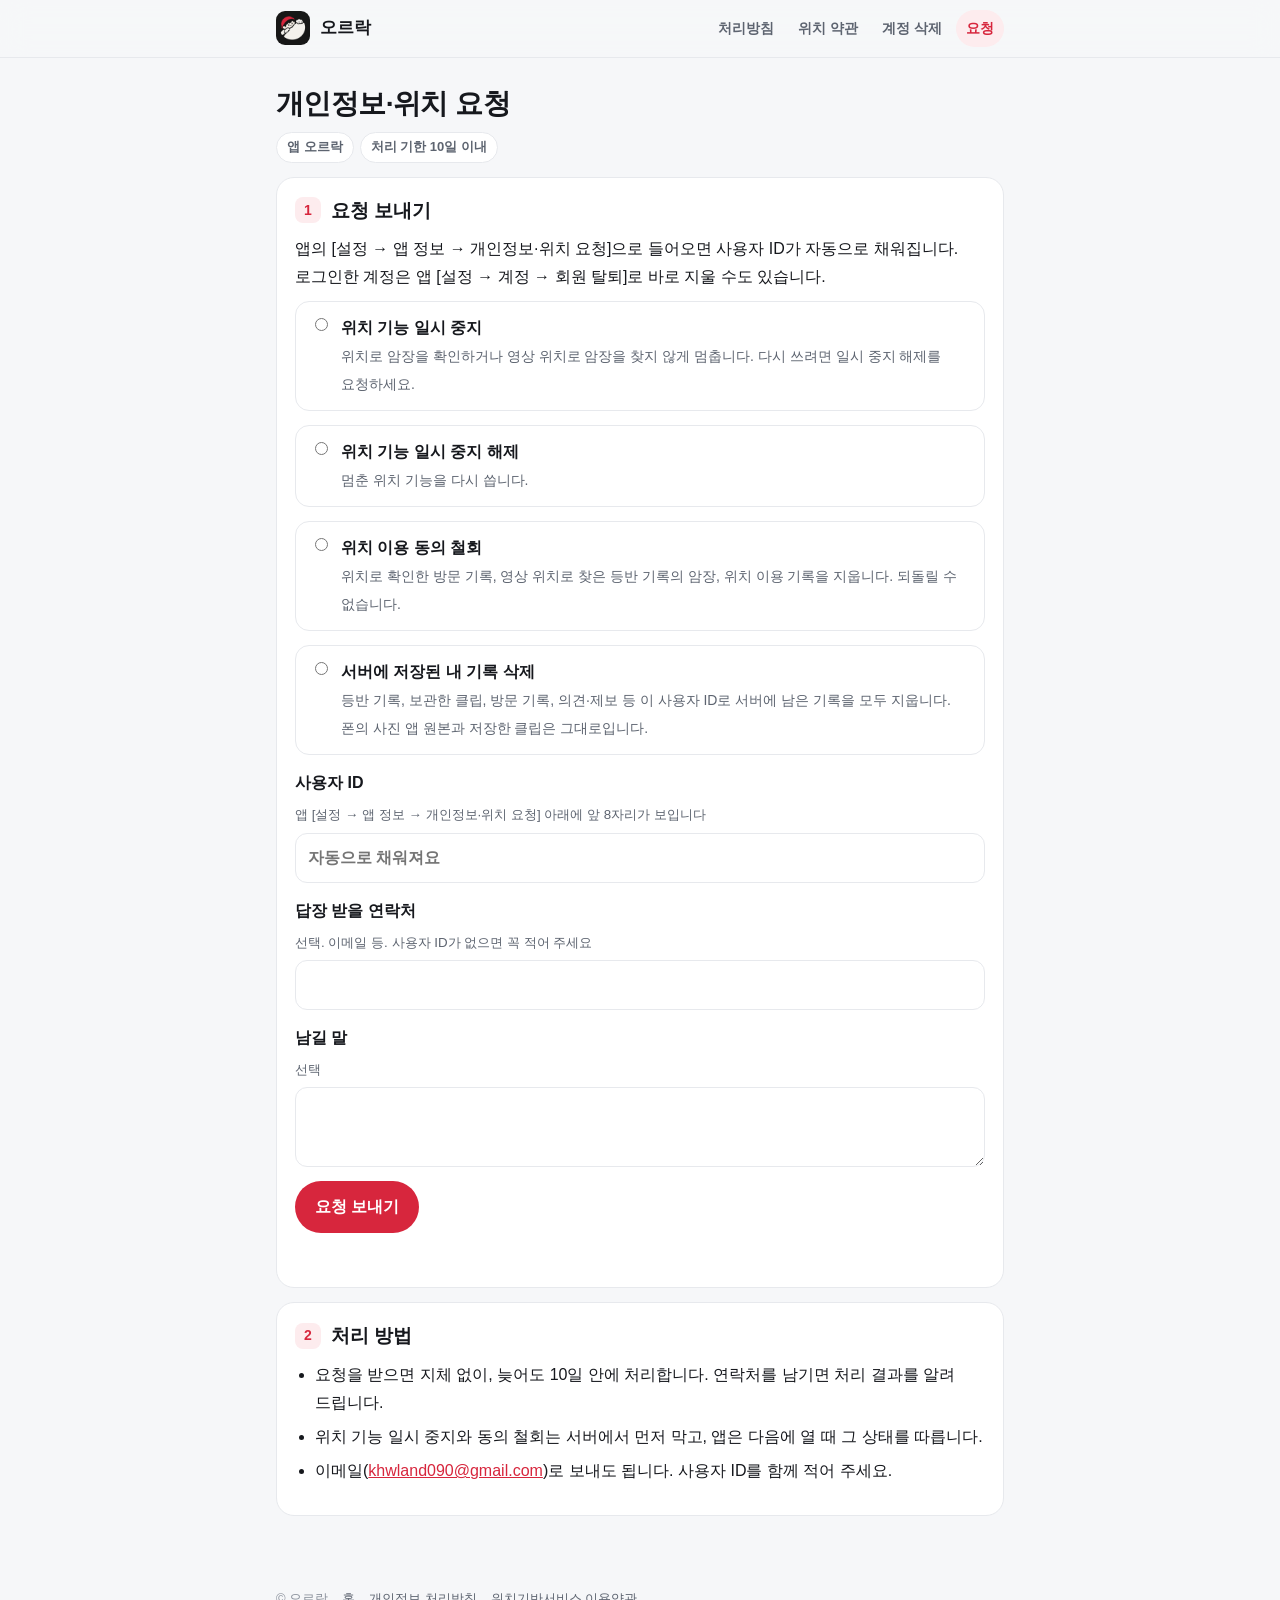
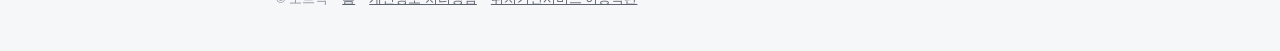
<file: oreurock/request.html>
<!doctype html>
<html lang="ko">
<head>
<meta charset="utf-8">
<meta name="viewport" content="width=device-width,initial-scale=1">
<title>오르락 개인정보·위치 요청</title>
<link rel="icon" href="./favicon.png">
<link rel="stylesheet" href="./style.css">
<style>
  form { display: grid; gap: 14px; }
  .opt { display: flex; gap: 10px; align-items: flex-start; padding: 12px 14px; border: 1px solid var(--line); border-radius: 14px; background: var(--surface); cursor: pointer; }
  .opt input { margin-top: 4px; accent-color: var(--accent); }
  .opt b { display: block; }
  .opt span { color: var(--sub); font-size: 14px; }
  label.field { display: grid; gap: 6px; font-weight: 600; }
  label.field small { color: var(--sub); font-weight: 400; }
  input[type=text], textarea { width: 100%; font: inherit; color: var(--text); background: var(--surface); border: 1px solid var(--line); border-radius: 12px; padding: 10px 12px; }
  textarea { min-height: 80px; resize: vertical; }
  button { font: inherit; font-weight: 700; color: #fff; background: var(--accent); border: 0; border-radius: 999px; padding: 12px 20px; cursor: pointer; justify-self: start; }
  button:disabled { opacity: .5; cursor: default; }
  #result { font-weight: 600; }
  #result.err { color: var(--accent); }
</style>
</head>
<body>
<header class="top"><div class="top-in">
  <a class="brand" href="./"><img src="./icon.png" alt="">오르락</a>
  <nav><a href="./privacy.html">처리방침</a><a href="./location-terms.html">위치 약관</a><a href="./delete-account.html">계정 삭제</a><a href="./request.html" aria-current="page">요청</a></nav>
</div></header>

<main>
  <div class="title">
    <h1>개인정보·위치 요청</h1>
    <div class="chips"><span class="chip">앱 오르락</span><span class="chip">처리 기한 10일 이내</span></div>
  </div>

  <section>
    <h2><span class="n">1</span>요청 보내기</h2>
    <p>앱의 [설정 → 앱 정보 → 개인정보·위치 요청]으로 들어오면 사용자 ID가 자동으로 채워집니다. 로그인한 계정은 앱 [설정 → 계정 → 회원 탈퇴]로 바로 지울 수도 있습니다.</p>
    <form id="f">
      <label class="opt"><input type="radio" name="kind" value="location_pause" required><div><b>위치 기능 일시 중지</b><span>위치로 암장을 확인하거나 영상 위치로 암장을 찾지 않게 멈춥니다. 다시 쓰려면 일시 중지 해제를 요청하세요.</span></div></label>
      <label class="opt"><input type="radio" name="kind" value="location_resume"><div><b>위치 기능 일시 중지 해제</b><span>멈춘 위치 기능을 다시 씁니다.</span></div></label>
      <label class="opt"><input type="radio" name="kind" value="location_withdraw"><div><b>위치 이용 동의 철회</b><span>위치로 확인한 방문 기록, 영상 위치로 찾은 등반 기록의 암장, 위치 이용 기록을 지웁니다. 되돌릴 수 없습니다.</span></div></label>
      <label class="opt"><input type="radio" name="kind" value="erase"><div><b>서버에 저장된 내 기록 삭제</b><span>등반 기록, 보관한 클립, 방문 기록, 의견·제보 등 이 사용자 ID로 서버에 남은 기록을 모두 지웁니다. 폰의 사진 앱 원본과 저장한 클립은 그대로입니다.</span></div></label>
      <label class="field">사용자 ID <small>앱 [설정 → 앱 정보 → 개인정보·위치 요청] 아래에 앞 8자리가 보입니다</small><input type="text" id="uid" autocomplete="off" spellcheck="false" placeholder="자동으로 채워져요"></label>
      <label class="field">답장 받을 연락처 <small>선택. 이메일 등. 사용자 ID가 없으면 꼭 적어 주세요</small><input type="text" id="contact" maxlength="200"></label>
      <label class="field">남길 말 <small>선택</small><textarea id="note" maxlength="500"></textarea></label>
      <button id="send" type="submit">요청 보내기</button>
      <p id="result" role="status"></p>
    </form>
  </section>

  <section>
    <h2><span class="n">2</span>처리 방법</h2>
    <ul>
      <li>요청을 받으면 지체 없이, 늦어도 10일 안에 처리합니다. 연락처를 남기면 처리 결과를 알려 드립니다.</li>
      <li>위치 기능 일시 중지와 동의 철회는 서버에서 먼저 막고, 앱은 다음에 열 때 그 상태를 따릅니다.</li>
      <li>이메일(<a href="mailto:khwland090@gmail.com?subject=오르락 개인정보·위치 요청">khwland090@gmail.com</a>)로 보내도 됩니다. 사용자 ID를 함께 적어 주세요.</li>
    </ul>
  </section>
</main>

<footer><span>© 오르락</span><a href="./">홈</a><a href="./privacy.html">개인정보 처리방침</a><a href="./location-terms.html">위치기반서비스 이용약관</a></footer>
<script>
  const URL_BASE = 'https://kdymnbrxebukgerturql.supabase.co';
  const KEY = 'eyJhbGciOiJIUzI1NiIsInR5cCI6IkpXVCJ9.eyJpc3MiOiJzdXBhYmFzZSIsInJlZiI6ImtkeW1uYnJ4ZWJ1a2dlcnR1cnFsIiwicm9sZSI6ImFub24iLCJpYXQiOjE3OTA4MTE3NjksImV4cCI6MjEwNjM4Nzc2OX0.VNXOaCia0Gas3dB5c6rvs9feJN-XY5l7wkjcAH4JKXs';
  const uid = document.getElementById('uid');
  const m = location.hash.match(/u=([0-9a-fA-F-]{36})/);
  if (m) { uid.value = m[1]; history.replaceState(null, '', location.pathname); }
  const result = document.getElementById('result');
  document.getElementById('f').addEventListener('submit', async (e) => {
    e.preventDefault();
    const kind = document.querySelector('input[name=kind]:checked')?.value;
    const id = uid.value.trim();
    const contact = document.getElementById('contact').value.trim();
    const note = document.getElementById('note').value.trim();
    result.className = '';
    if (id && !/^[0-9a-fA-F-]{36}$/.test(id)) { result.className = 'err'; result.textContent = '사용자 ID 형식이 맞지 않아요. 앱에서 이 페이지를 다시 열어 주세요'; return; }
    if (!id && !contact) { result.className = 'err'; result.textContent = '사용자 ID나 연락처 중 하나는 꼭 필요해요'; return; }
    const btn = document.getElementById('send');
    btn.disabled = true;
    try {
      const res = await fetch(URL_BASE + '/rest/v1/rpc/submit_privacy_request', {
        method: 'POST',
        headers: { 'Content-Type': 'application/json', apikey: KEY, Authorization: 'Bearer ' + KEY },
        body: JSON.stringify({ uid: id || null, kind, contact: contact || null, note: note || null }),
      });
      if (!res.ok) throw new Error(String(res.status));
      const no = await res.json();
      result.textContent = '요청을 받았어요(접수 번호 ' + no + '). 10일 안에 처리할게요';
      document.getElementById('f').reset();
    } catch (err) {
      result.className = 'err';
      result.textContent = '보내지 못했어요. 잠시 뒤 다시 시도하거나 이메일로 보내 주세요';
      btn.disabled = false;
    }
  });
</script>
</body>
</html>
</file>
<file: oreurock/landing.css>
:root {
  --bg: #141416;
  --bg2: #1d1d21;
  --card: #222227;
  --line: rgba(255,255,255,.08);
  --text: #f4efe6;
  --sub: #b7b2a8;
  --muted: #7d7973;
  --red: #e5233b;
  --red-dark: #b8182c;
}
* { box-sizing: border-box; }
html { -webkit-text-size-adjust: 100%; }
body {
  margin: 0;
  font-family: -apple-system, BlinkMacSystemFont, "Apple SD Gothic Neo", "Pretendard", "Noto Sans KR", sans-serif;
  color: var(--text);
  background: var(--bg);
  line-height: 1.6;
  word-break: keep-all;
  overflow-x: hidden;
}
a { color: inherit; text-decoration: none; }
.wrap { max-width: 980px; margin: 0 auto; padding: 0 20px; }

.top { padding: 16px 0; }
.top .wrap { display: flex; align-items: center; justify-content: space-between; }
.brand { display: flex; align-items: center; gap: 10px; font-weight: 800; font-size: 17px; }
.brand img { width: 32px; height: 32px; border-radius: 9px; }
.insta { font-size: 14px; color: var(--sub); }

.hero {
  position: relative;
  padding: 36px 0 24px;
  text-align: center;
  background:
    radial-gradient(60% 50% at 50% 0%, rgba(229,35,59,.28), transparent 70%),
    radial-gradient(40% 30% at 85% 30%, rgba(229,35,59,.10), transparent 70%);
}
.hero .icon {
  width: 96px; height: 96px; border-radius: 24px;
  box-shadow: 0 18px 40px rgba(0,0,0,.45), 0 0 0 1px rgba(255,255,255,.06);
}
.hero h1 {
  font-size: 30px; line-height: 1.28; letter-spacing: -0.02em;
  margin: 22px auto 12px; max-width: 560px; font-weight: 800;
}
.hero h1 em { font-style: normal; color: var(--red); }
.hero .lead { color: var(--sub); font-size: 17px; margin: 0 auto; max-width: 480px; }

.stores { display: flex; flex-wrap: wrap; gap: 12px; justify-content: center; margin: 26px 0 10px; }
.store {
  display: inline-flex; align-items: center; gap: 12px;
  min-width: 190px; height: 60px; padding: 0 20px 0 16px;
  border-radius: 14px; background: #000; color: #fff;
  border: 1px solid rgba(255,255,255,.22);
  box-shadow: 0 8px 24px rgba(0,0,0,.35);
  transition: transform .15s ease, box-shadow .15s ease, border-color .15s ease;
}
.store:hover, .store:focus-visible { transform: translateY(-2px); box-shadow: 0 14px 30px rgba(0,0,0,.45); border-color: rgba(255,255,255,.4); outline: none; }
.store:active { transform: translateY(0); }
.store svg { width: 28px; height: 28px; flex: none; }
.store span { display: flex; flex-direction: column; align-items: flex-start; line-height: 1.1; text-align: left; }
.store small { font-size: 11px; letter-spacing: .02em; color: #d6d6d6; font-weight: 500; }
.store b { font-size: 20px; font-weight: 700; letter-spacing: -0.01em; }
.free { color: var(--muted); font-size: 13px; margin: 0; }
.free i { font-style: normal; margin: 0 6px; opacity: .5; }

.shots { position: relative; height: 420px; margin: 26px auto 0; max-width: 520px; }
.phone {
  position: absolute; top: 0; width: 210px; aspect-ratio: 9 / 19.2;
  border-radius: 30px; background: #0a0a0c; padding: 8px;
  box-shadow: 0 30px 60px rgba(0,0,0,.6), 0 0 0 1px rgba(255,255,255,.12) inset;
  overflow: hidden;
}
.phone img { width: 100%; height: 100%; object-fit: cover; object-position: top; border-radius: 23px; display: block; }
.phone::after {
  content: ""; position: absolute; top: 8px; left: 50%; transform: translateX(-50%);
  width: 70px; height: 20px; border-radius: 0 0 14px 14px; background: #0a0a0c;
}
.phone.front { left: 50%; transform: translateX(-28%) rotate(4deg); z-index: 2; }
.phone.back { left: 50%; transform: translateX(-84%) rotate(-7deg) scale(.92); top: 30px; opacity: .92; }
.shots::after {
  content: ""; position: absolute; left: 0; right: 0; bottom: 0; height: 120px;
  background: linear-gradient(to bottom, transparent, var(--bg)); pointer-events: none; z-index: 3;
}

.features { display: grid; gap: 12px; grid-template-columns: repeat(auto-fit, minmax(240px, 1fr)); margin: 10px 0 0; }
.feature {
  background: var(--card); border: 1px solid var(--line); border-radius: 18px; padding: 18px 18px 16px;
}
.feature .k {
  display: inline-flex; align-items: center; justify-content: center;
  width: 34px; height: 34px; border-radius: 10px; background: rgba(229,35,59,.16); color: var(--red);
  font-weight: 800; font-size: 14px; margin-bottom: 10px;
}
.feature b { display: block; font-size: 17px; margin-bottom: 4px; }
.feature p { margin: 0; color: var(--sub); font-size: 15px; line-height: 1.6; }

.how { margin: 36px 0 0; padding: 22px 20px; border-radius: 20px; background: var(--bg2); border: 1px solid var(--line); }
.how h2 { margin: 0 0 12px; font-size: 18px; }
.how ol { margin: 0; padding: 0; list-style: none; display: grid; gap: 10px; }
.how li { display: flex; gap: 12px; align-items: flex-start; color: var(--sub); font-size: 15px; }
.how li b { flex: none; width: 24px; height: 24px; border-radius: 50%; background: var(--red); color: #fff; font-size: 13px; display: inline-flex; align-items: center; justify-content: center; margin-top: 2px; }
.how li span strong { color: var(--text); font-weight: 700; }

.cta { text-align: center; padding: 44px 0 10px; }
.cta h2 { font-size: 24px; margin: 0 0 6px; letter-spacing: -0.02em; }
.cta p { color: var(--sub); margin: 0; }

footer { padding: 28px 0 44px; color: var(--muted); font-size: 13px; }
footer .wrap { display: flex; flex-wrap: wrap; gap: 6px 16px; justify-content: center; }
footer a { color: var(--sub); }

@media (max-width: 520px) {
  .hero { padding-top: 24px; }
  .hero h1 { font-size: 26px; }
  .hero .lead { font-size: 16px; }
  .store { min-width: 0; flex: 1 1 150px; height: 56px; padding: 0 14px; }
  .store b { font-size: 18px; }
  .shots { height: 360px; }
  .phone { width: 180px; }
}
@media (prefers-reduced-motion: reduce) { .store { transition: none; } }

.top nav { display: flex; gap: 2px; flex-wrap: wrap; justify-content: flex-end; }
.top nav a { font-size: 13px; color: var(--sub); padding: 6px 9px; border-radius: 999px; }
.top nav a:hover { color: var(--text); background: rgba(255,255,255,.06); }
.trust { display: flex; flex-wrap: wrap; gap: 8px; justify-content: center; margin: 18px 0 0; }
.trust span { font-size: 13px; color: var(--sub); border: 1px solid var(--line); border-radius: 999px; padding: 4px 11px; background: rgba(255,255,255,.03); }
footer .legal { width: 100%; text-align: center; margin-top: 6px; }
@media (max-width: 520px) { .top nav a { padding: 6px 7px; font-size: 12px; } }
</file>
<file: oreurock/style.css>
:root {
  color-scheme: light dark;
  --accent: #d7263d;
  --accent-soft: #fdecee;
  --text: #16181d;
  --sub: #5d6470;
  --muted: #8b919c;
  --line: #e7e9ed;
  --bg: #f6f7f9;
  --surface: #ffffff;
  --radius: 18px;
}
@media (prefers-color-scheme: dark) {
  :root {
    --accent: #ff5468;
    --accent-soft: #3a1c21;
    --text: #eef0f3;
    --sub: #a9afb9;
    --muted: #7d838e;
    --line: #2a2e35;
    --bg: #0f1114;
    --surface: #181b20;
  }
}
* { box-sizing: border-box; }
html { scroll-behavior: smooth; scroll-padding-top: 76px; -webkit-text-size-adjust: 100%; }
body {
  margin: 0;
  font-family: -apple-system, BlinkMacSystemFont, "Apple SD Gothic Neo", "Pretendard", "Noto Sans KR", sans-serif;
  font-size: 16px;
  line-height: 1.75;
  color: var(--text);
  background: var(--bg);
  word-break: keep-all;
  overflow-wrap: anywhere;
}
a { color: var(--accent); }
.top {
  position: sticky; top: 0; z-index: 10;
  background: color-mix(in srgb, var(--bg) 88%, transparent);
  backdrop-filter: saturate(1.6) blur(14px);
  -webkit-backdrop-filter: saturate(1.6) blur(14px);
  border-bottom: 1px solid var(--line);
}
.top-in { max-width: 760px; margin: 0 auto; padding: 10px 16px; display: flex; align-items: center; gap: 10px; }
.brand { display: flex; align-items: center; gap: 10px; text-decoration: none; color: var(--text); font-weight: 800; font-size: 17px; }
.brand img { width: 34px; height: 34px; border-radius: 9px; }
.top nav { margin-left: auto; display: flex; gap: 4px; }
.top nav a { text-decoration: none; color: var(--sub); font-size: 14px; font-weight: 600; padding: 6px 10px; border-radius: 999px; }
.top nav a[aria-current] { color: var(--accent); background: var(--accent-soft); }
main { max-width: 760px; margin: 0 auto; padding: 28px 16px 72px; }
.title h1 { font-size: 28px; line-height: 1.3; margin: 0 0 10px; letter-spacing: -0.02em; }
.chips { display: flex; flex-wrap: wrap; gap: 6px; margin-bottom: 14px; }
.chip { font-size: 13px; font-weight: 600; color: var(--sub); background: var(--surface); border: 1px solid var(--line); border-radius: 999px; padding: 3px 10px; }
.lead { color: var(--sub); margin: 0; }
.glance { display: grid; gap: 10px; grid-template-columns: repeat(auto-fit, minmax(210px, 1fr)); margin: 24px 0 8px; }
.glance div { background: var(--surface); border: 1px solid var(--line); border-radius: var(--radius); padding: 16px; }
.glance b { display: block; font-size: 13px; color: var(--accent); margin-bottom: 4px; }
.glance p { margin: 0; font-size: 15px; line-height: 1.6; }
.toc { background: var(--surface); border: 1px solid var(--line); border-radius: var(--radius); padding: 14px 16px; margin: 16px 0 8px; }
.toc summary { font-weight: 700; cursor: pointer; }
.toc ol { margin: 8px 0 0; padding-left: 22px; columns: 2 220px; column-gap: 24px; }
.toc li { font-size: 15px; padding: 2px 0; }
.toc a { color: var(--text); text-decoration: none; }
.toc a:hover { color: var(--accent); }
section { background: var(--surface); border: 1px solid var(--line); border-radius: var(--radius); padding: 20px 18px; margin-top: 14px; }
section h2 { font-size: 19px; line-height: 1.4; margin: 0 0 10px; display: flex; gap: 10px; align-items: baseline; }
section h2 .n { flex: none; width: 26px; height: 26px; border-radius: 8px; background: var(--accent-soft); color: var(--accent); font-size: 14px; display: inline-flex; align-items: center; justify-content: center; transform: translateY(-2px); }
section p { margin: 10px 0; }
section ul, section ol { margin: 10px 0; padding-left: 20px; }
section li { margin: 6px 0; }
.items { display: grid; gap: 8px; margin: 12px 0; }
.item { border: 1px solid var(--line); border-radius: 14px; padding: 12px 14px; background: var(--bg); }
.item h3 { font-size: 15px; margin: 0 0 2px; }
.item p { margin: 0; font-size: 15px; line-height: 1.65; color: var(--text); }
.item .for { display: inline-block; margin-top: 6px; font-size: 13px; color: var(--sub); }
.item .for b { color: var(--muted); font-weight: 600; margin-right: 4px; }
.note { font-size: 14px; color: var(--sub); }
.callout { background: var(--accent-soft); border-radius: 14px; padding: 12px 14px; margin: 12px 0; font-size: 15px; }
.steps { counter-reset: s; list-style: none; padding: 0 !important; }
.steps li { counter-increment: s; position: relative; padding-left: 40px; margin: 12px 0; }
.steps li::before { content: counter(s); position: absolute; left: 0; top: 1px; width: 28px; height: 28px; border-radius: 50%; background: var(--accent); color: #fff; font-weight: 700; font-size: 14px; display: flex; align-items: center; justify-content: center; }
.hero { text-align: center; padding: 28px 0 8px; }
.hero img { width: 112px; height: 112px; border-radius: 26px; box-shadow: 0 10px 30px rgba(0,0,0,.12); }
.hero h1 { font-size: 32px; margin: 18px 0 6px; letter-spacing: -0.02em; }
.hero p { color: var(--sub); font-size: 17px; margin: 0 auto; max-width: 520px; }
.features { display: grid; gap: 10px; grid-template-columns: repeat(auto-fit, minmax(210px, 1fr)); margin: 28px 0; }
.features div { background: var(--surface); border: 1px solid var(--line); border-radius: var(--radius); padding: 18px; }
.features b { display: block; font-size: 16px; margin-bottom: 4px; }
.features p { margin: 0; color: var(--sub); font-size: 15px; line-height: 1.6; }
footer { max-width: 760px; margin: 0 auto; padding: 0 16px 40px; color: var(--muted); font-size: 13px; display: flex; flex-wrap: wrap; gap: 6px 14px; }
footer a { color: var(--sub); }
@media (max-width: 480px) {
  .title h1 { font-size: 25px; }
  section { padding: 18px 14px; }
  .top nav a { padding: 6px 8px; font-size: 13px; }
}
</file>
